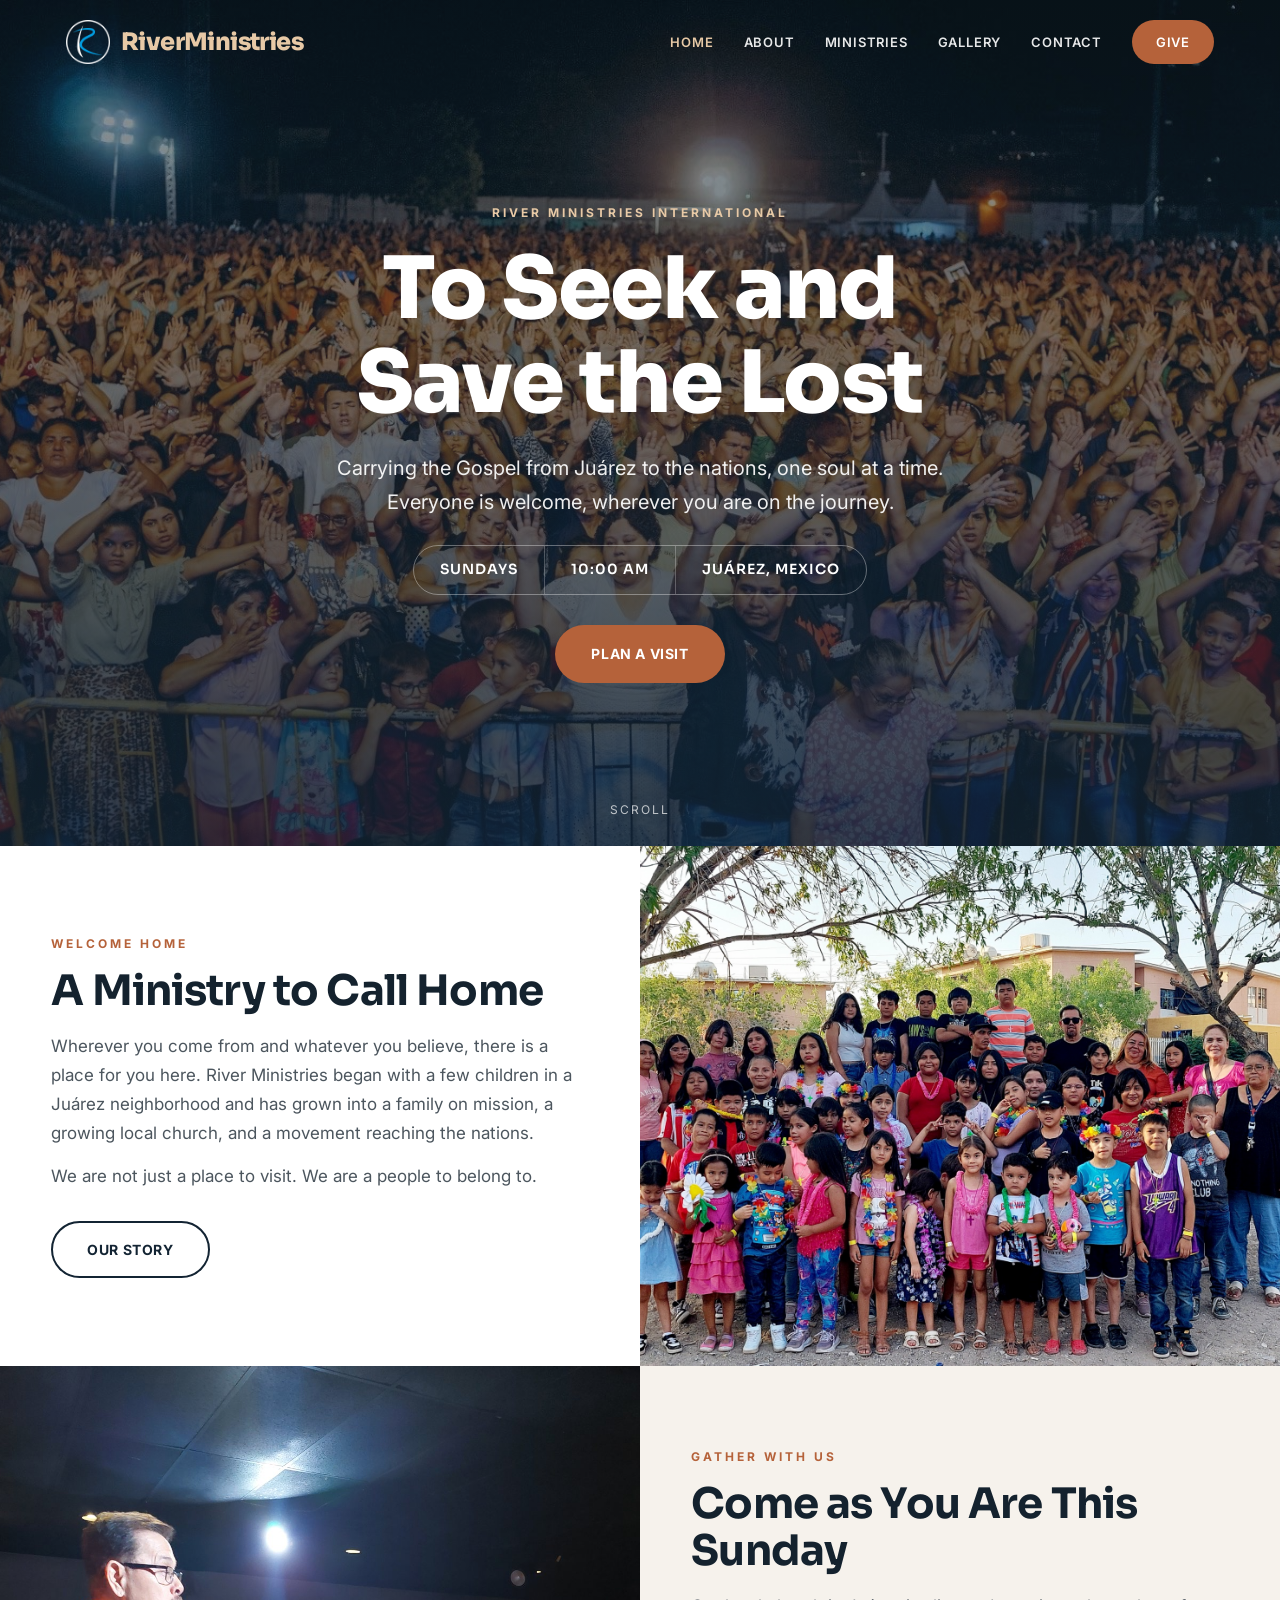
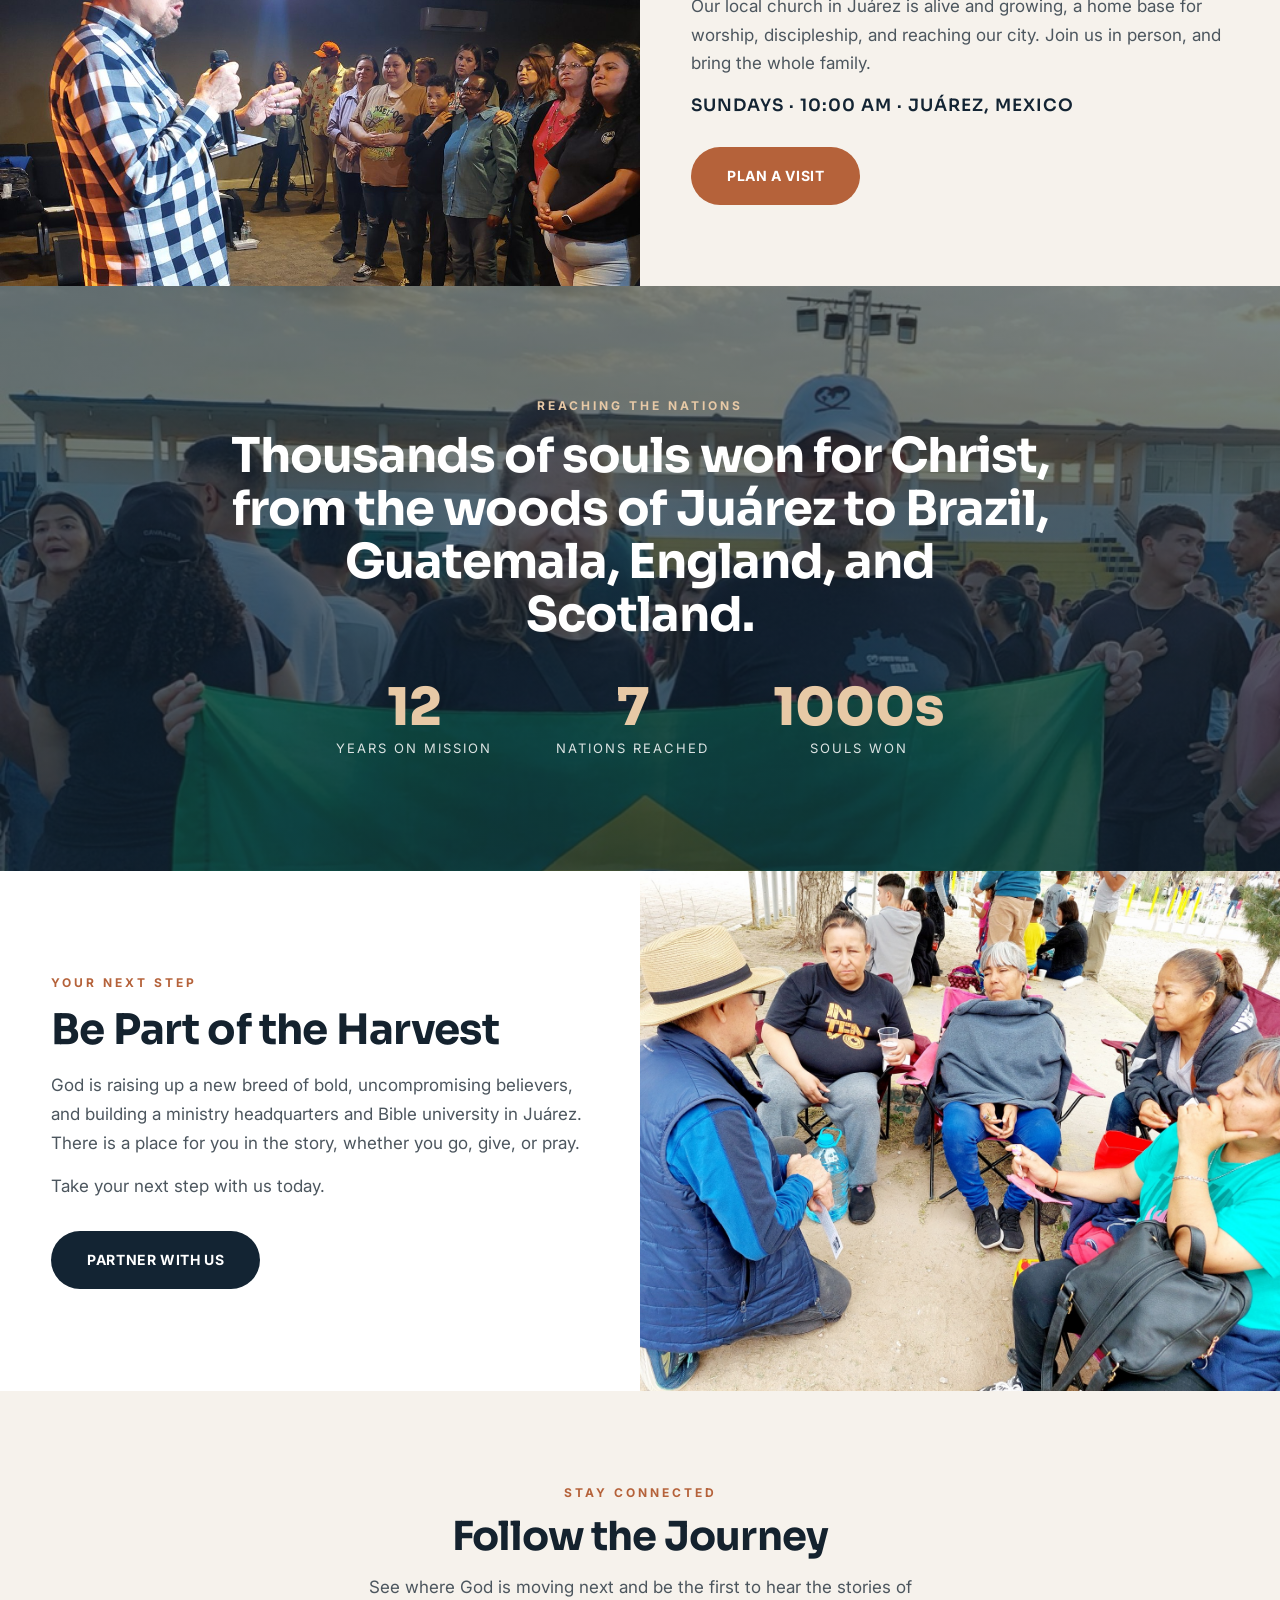
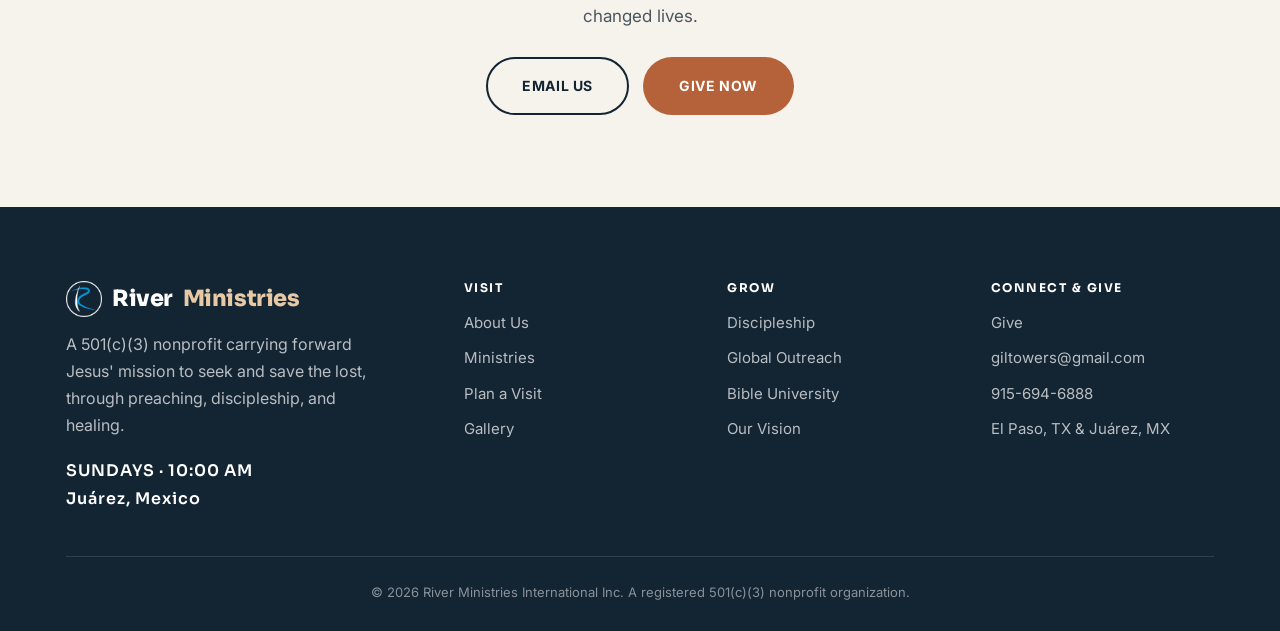
<file: index.html>
<!DOCTYPE html>
<html lang="en">
<head>
  <meta charset="UTF-8">
  <meta name="viewport" content="width=device-width, initial-scale=1.0">
  <title>River Ministries International | Seeking and Saving the Lost</title>
  <meta name="description" content="River Ministries International is a 501(c)(3) nonprofit carrying forward Jesus' mission to seek and save the lost through preaching, discipleship, and healing across the nations.">
  <link rel="preconnect" href="https://fonts.googleapis.com">
  <link rel="preconnect" href="https://fonts.gstatic.com" crossorigin>
  <link href="https://fonts.googleapis.com/css2?family=Sora:wght@600;700;800&family=Inter:wght@400;500;600;700&display=swap" rel="stylesheet">
  <link rel="stylesheet" href="css/style.css">
</head>
<body>

  <!-- NAV (transparent over hero, solid on scroll) -->
  <nav class="navbar" id="nav">
    <div class="nav-inner">
      <a href="index.html" class="nav-logo"><img src="assets/img/logo-white.png" alt="" class="logo-mark logo-light"><img src="assets/img/logo.png" alt="" class="logo-mark logo-dark"><span class="nav-word">River<span>Ministries</span></span></a>
      <div class="nav-links">
        <a href="index.html" class="active">Home</a>
        <a href="about.html">About</a>
        <a href="ministries.html">Ministries</a>
        <a href="gallery.html">Gallery</a>
        <a href="contact.html">Contact</a>
        <a href="give.html" class="nav-cta">Give</a>
      </div>
      <button class="hamburger" aria-label="Menu"><span></span><span></span><span></span></button>
    </div>
  </nav>

  <!-- FULL-BLEED HERO -->
  <header class="hero-full has-photo" id="home">
    <div class="wrap">
      <div class="kicker">River Ministries International</div>
      <h1>To Seek and<br>Save the Lost</h1>
      <p class="lead">Carrying the Gospel from Juárez to the nations, one soul at a time. Everyone is welcome, wherever you are on the journey.</p>
      <div class="times">
        <div>Sundays</div>
        <div>10:00 AM</div>
        <div>Juárez, Mexico</div>
      </div>
      <div>
        <a href="contact.html" class="btn btn-clay">Plan a Visit</a>
      </div>
    </div>
    <div class="scroll-hint">Scroll</div>
  </header>

  <!-- FEATURE 1: welcome (image right) -->
  <section class="feature">
    <div class="body">
      <div class="kicker">Welcome Home</div>
      <h2>A Ministry to Call Home</h2>
      <p>Wherever you come from and whatever you believe, there is a place for you here. River Ministries began with a few children in a Juárez neighborhood and has grown into a family on mission, a growing local church, and a movement reaching the nations.</p>
      <p>We are not just a place to visit. We are a people to belong to.</p>
      <a href="about.html" class="btn btn-ghost">Our Story</a>
    </div>
    <div class="media" style="background-image:url('assets/img/river-kids.jpg')" role="img" aria-label="Children's ministry gathered in a Juárez neighborhood"></div>
  </section>

  <!-- FEATURE 2: gather with us (image left) -->
  <section class="feature soft">
    <div class="media" style="background-image:url('assets/img/gil-teaching.jpg');background-position:center top" role="img" aria-label="Pastor Gil Torres preaching to a gathered congregation"></div>
    <div class="body">
      <div class="kicker">Gather With Us</div>
      <h2>Come as You Are This Sunday</h2>
      <p>Our local church in Juárez is alive and growing, a home base for worship, discipleship, and reaching our city. Join us in person, and bring the whole family.</p>
      <p class="ftimes" style="font-family:'Sora',sans-serif;color:var(--navy);font-weight:600;letter-spacing:1px;margin-bottom:10px">SUNDAYS &middot; 10:00 AM &middot; JUÁREZ, MEXICO</p>
      <a href="contact.html" class="btn btn-clay">Plan a Visit</a>
    </div>
  </section>

  <!-- STATEMENT BAND -->
  <section class="band has-photo" style="background-position:center 45%">
    <div class="wrap">
      <div class="kicker" style="color:var(--sand)">Reaching the Nations</div>
      <h2 style="margin-top:14px">Thousands of souls won for Christ, from the woods of Juárez to Brazil, Guatemala, England, and Scotland.</h2>
      <div class="band-nums">
        <div><b>12</b><span>Years on Mission</span></div>
        <div><b>7</b><span>Nations Reached</span></div>
        <div><b>1000s</b><span>Souls Won</span></div>
      </div>
    </div>
  </section>

  <!-- FEATURE 3: next step (image right) -->
  <section class="feature">
    <div class="body">
      <div class="kicker">Your Next Step</div>
      <h2>Be Part of the Harvest</h2>
      <p>God is raising up a new breed of bold, uncompromising believers, and building a ministry headquarters and Bible university in Juárez. There is a place for you in the story, whether you go, give, or pray.</p>
      <p>Take your next step with us today.</p>
      <a href="give.html" class="btn btn-navy">Partner With Us</a>
    </div>
    <div class="media" style="background-image:url('assets/img/soul-winning-juarez.jpg')" role="img" aria-label="Soul-winning outreach in a Juárez park"></div>
  </section>

  <!-- CONNECT -->
  <section class="connect">
    <div class="wrap">
      <div class="kicker">Stay Connected</div>
      <h2 style="margin-top:12px">Follow the Journey</h2>
      <p>See where God is moving next and be the first to hear the stories of changed lives.</p>
      <div class="socials">
        <a href="contact.html" class="btn btn-ghost">Email Us</a>
        <a href="give.html" class="btn btn-clay">Give Now</a>
      </div>
    </div>
  </section>

  <!-- FOOTER HUB -->
  <footer class="footer">
    <div class="wrap">
      <div class="footer-top">
        <div>
          <h3><img src="assets/img/logo-white.png" alt="River Ministries logo" class="foot-mark">River<span>Ministries</span></h3>
          <p class="tag">A 501(c)(3) nonprofit carrying forward Jesus' mission to seek and save the lost, through preaching, discipleship, and healing.</p>
          <p class="ftimes">SUNDAYS &middot; 10:00 AM<br>Juárez, Mexico</p>
        </div>
        <div>
          <h4>Visit</h4>
          <a href="about.html">About Us</a>
          <a href="ministries.html">Ministries</a>
          <a href="contact.html">Plan a Visit</a>
          <a href="gallery.html">Gallery</a>
        </div>
        <div>
          <h4>Grow</h4>
          <a href="ministries.html">Discipleship</a>
          <a href="ministries.html">Global Outreach</a>
          <a href="ministries.html">Bible University</a>
          <a href="about.html">Our Vision</a>
        </div>
        <div>
          <h4>Connect &amp; Give</h4>
          <a href="give.html">Give</a>
          <a href="mailto:giltowers@gmail.com">giltowers@gmail.com</a>
          <a href="tel:9156946888">915-694-6888</a>
          <a href="contact.html">El Paso, TX &amp; Juárez, MX</a>
        </div>
      </div>
      <div class="footer-bottom">&copy; 2026 River Ministries International Inc. A registered 501(c)(3) nonprofit organization.</div>
    </div>
  </footer>

  <script src="js/main.js"></script>
</body>
</html>
</file>
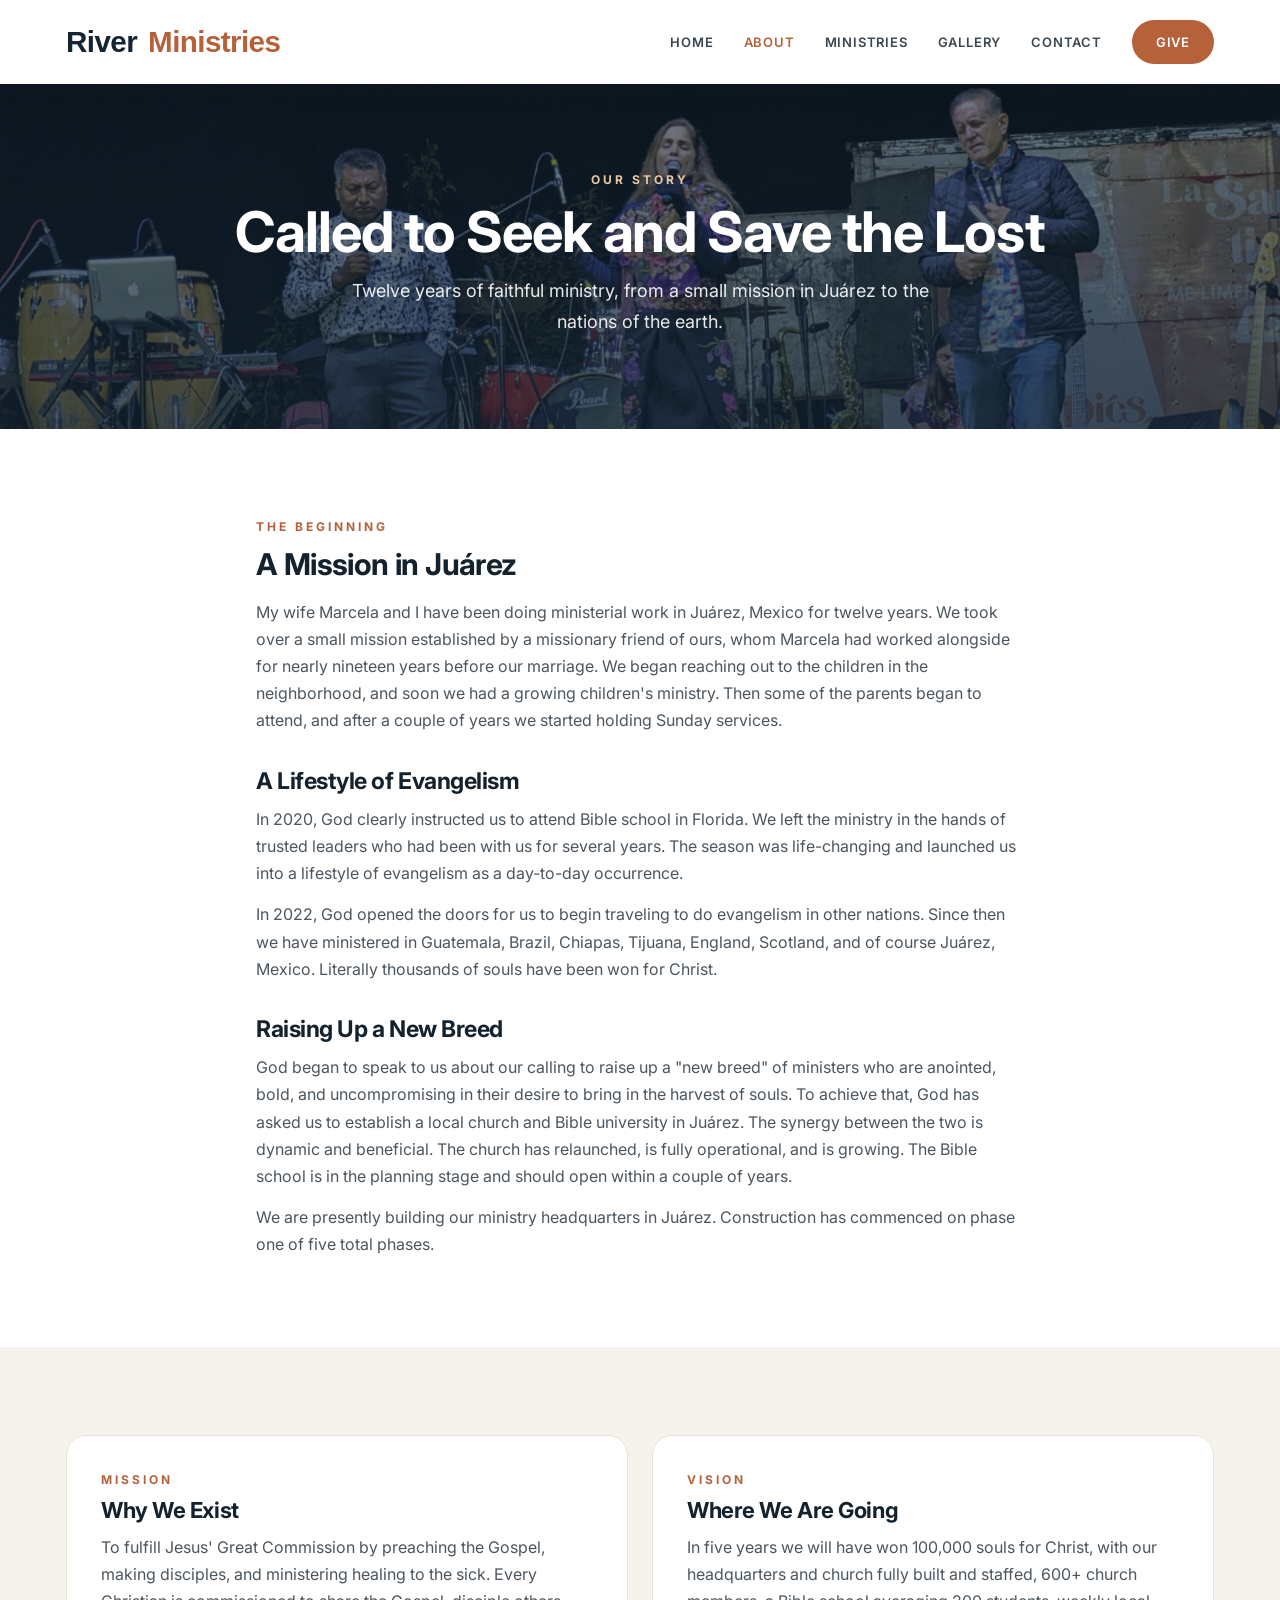
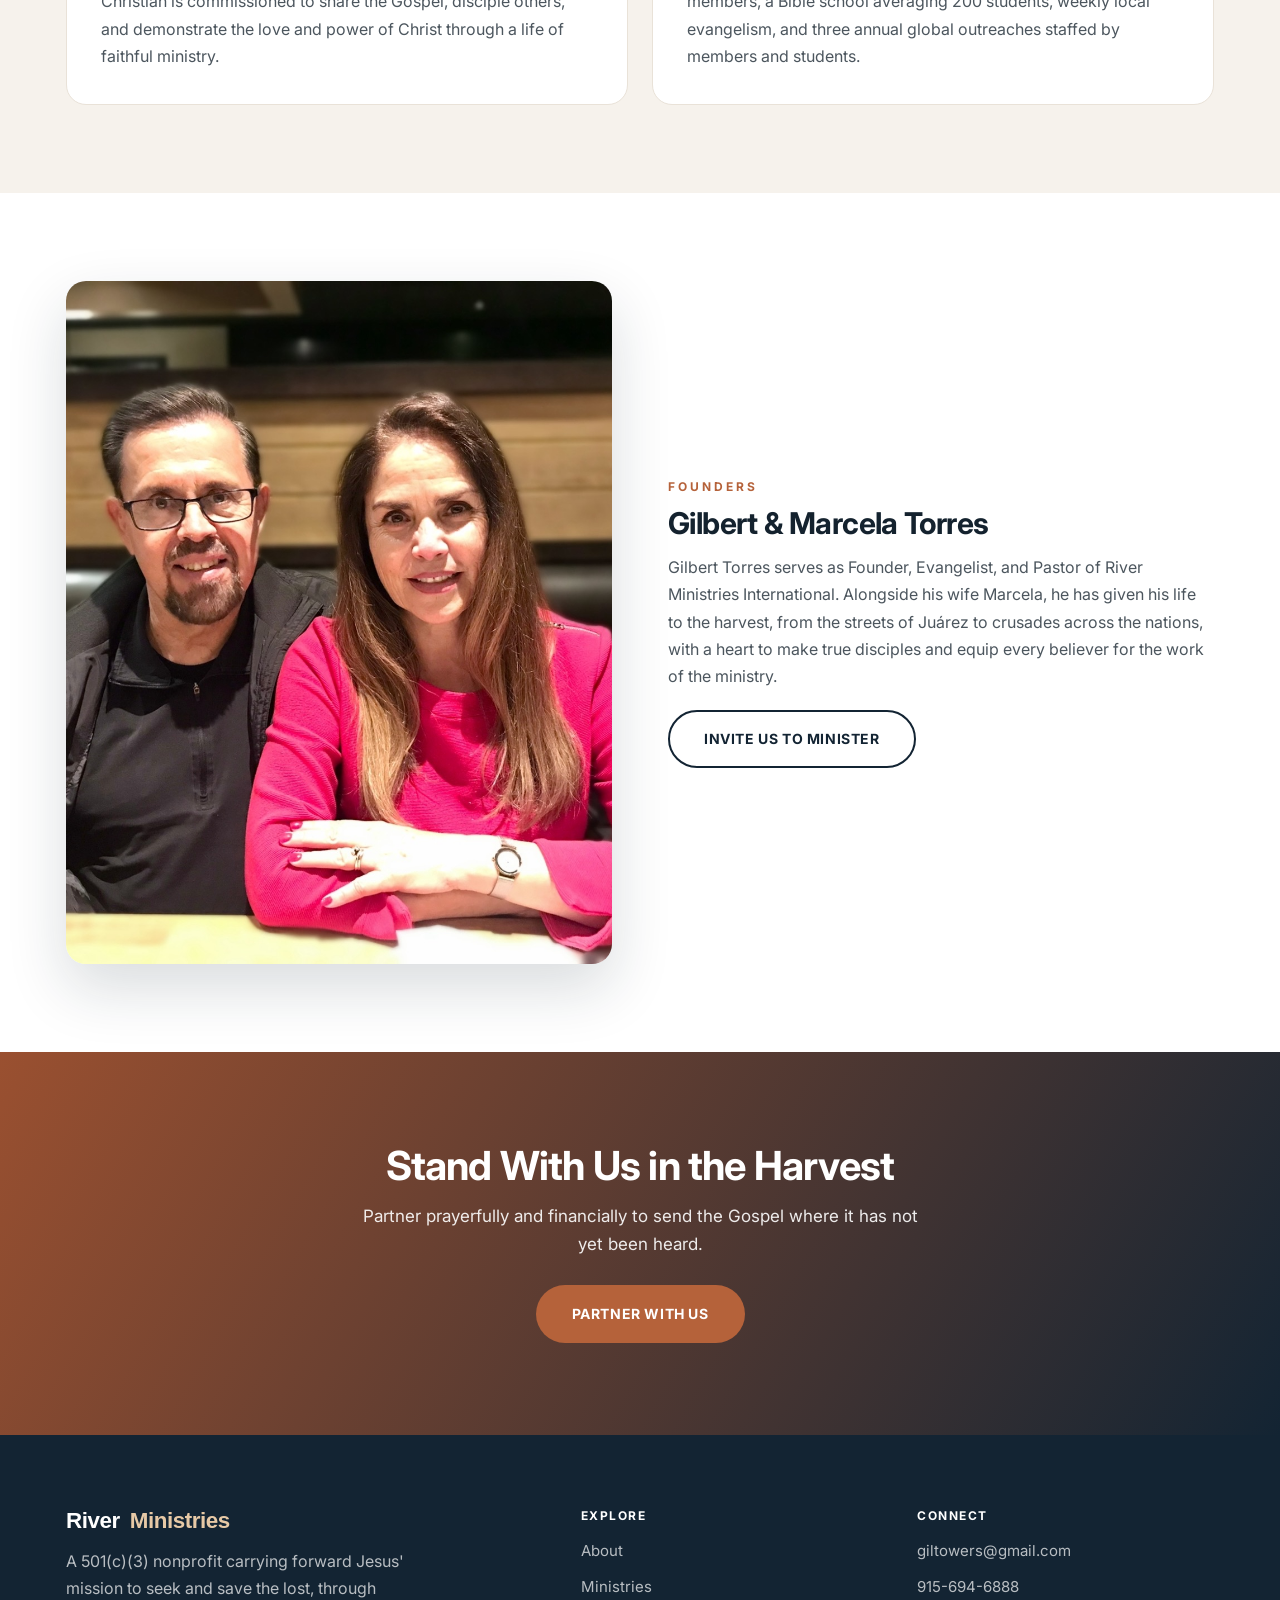
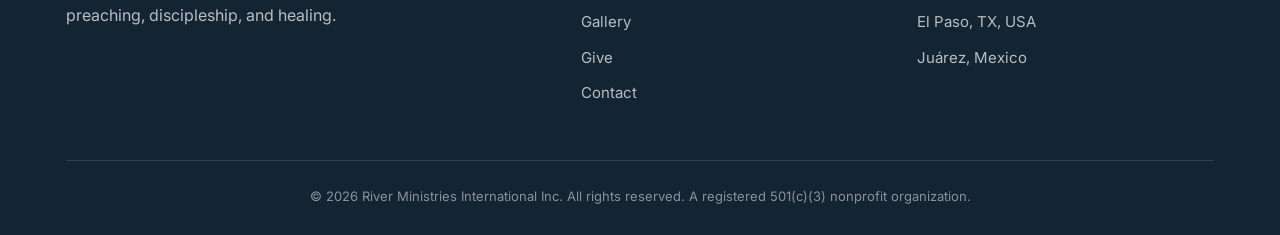
<file: about.html>
<!DOCTYPE html>
<html lang="en">
<head>
  <meta charset="UTF-8">
  <meta name="viewport" content="width=device-width, initial-scale=1.0">
  <title>About | River Ministries International</title>
  <meta name="description" content="The story of Gilbert and Marcela Torres and River Ministries International: twelve years in Juárez, evangelism across the nations, and a vision to raise up a new breed of ministers.">
  <link rel="preconnect" href="https://fonts.googleapis.com">
  <link href="https://fonts.googleapis.com/css2?family=Poppins:wght@500;600;700;800&family=Inter:wght@400;500;600;700&display=swap" rel="stylesheet">
  <link rel="stylesheet" href="css/style.css">
</head>
<body>
  <nav class="navbar">
    <div class="nav-inner">
      <a href="index.html" class="nav-logo">River<span> Ministries</span></a>
      <div class="nav-links">
        <a href="index.html">Home</a>
        <a href="about.html" class="active">About</a>
        <a href="ministries.html">Ministries</a>
        <a href="gallery.html">Gallery</a>
        <a href="contact.html">Contact</a>
        <a href="give.html" class="nav-cta">Give</a>
      </div>
      <button class="hamburger" aria-label="Menu"><span></span><span></span><span></span></button>
    </div>
  </nav>

  <header class="page-head has-photo" style="background-image:linear-gradient(rgba(19,36,51,.55),rgba(19,36,51,.78)),url('assets/img/chiapas-crusade.jpg');background-position:center 22%">
    <div class="wrap">
      <div class="eyebrow" style="color:var(--gold)">Our Story</div>
      <h1>Called to Seek and Save the Lost</h1>
      <p>Twelve years of faithful ministry, from a small mission in Juárez to the nations of the earth.</p>
    </div>
  </header>

  <!-- STORY -->
  <section class="section">
    <div class="wrap" style="max-width:820px">
      <div class="eyebrow">The Beginning</div>
      <h2 style="font-size:30px;margin:10px 0 18px">A Mission in Juárez</h2>
      <p>My wife Marcela and I have been doing ministerial work in Juárez, Mexico for twelve years. We took over a small mission established by a missionary friend of ours, whom Marcela had worked alongside for nearly nineteen years before our marriage. We began reaching out to the children in the neighborhood, and soon we had a growing children's ministry. Then some of the parents began to attend, and after a couple of years we started holding Sunday services.</p>

      <h3 style="font-size:23px;margin:34px 0 12px">A Lifestyle of Evangelism</h3>
      <p>In 2020, God clearly instructed us to attend Bible school in Florida. We left the ministry in the hands of trusted leaders who had been with us for several years. The season was life-changing and launched us into a lifestyle of evangelism as a day-to-day occurrence.</p>
      <p style="margin-top:14px">In 2022, God opened the doors for us to begin traveling to do evangelism in other nations. Since then we have ministered in Guatemala, Brazil, Chiapas, Tijuana, England, Scotland, and of course Juárez, Mexico. Literally thousands of souls have been won for Christ.</p>

      <h3 style="font-size:23px;margin:34px 0 12px">Raising Up a New Breed</h3>
      <p>God began to speak to us about our calling to raise up a "new breed" of ministers who are anointed, bold, and uncompromising in their desire to bring in the harvest of souls. To achieve that, God has asked us to establish a local church and Bible university in Juárez. The synergy between the two is dynamic and beneficial. The church has relaunched, is fully operational, and is growing. The Bible school is in the planning stage and should open within a couple of years.</p>
      <p style="margin-top:14px">We are presently building our ministry headquarters in Juárez. Construction has commenced on phase one of five total phases.</p>
    </div>
  </section>

  <!-- MISSION + VISION -->
  <section class="section section-soft">
    <div class="wrap grid grid-2">
      <div class="card">
        <div class="eyebrow">Mission</div>
        <h3 style="margin:8px 0 12px">Why We Exist</h3>
        <p>To fulfill Jesus' Great Commission by preaching the Gospel, making disciples, and ministering healing to the sick. Every Christian is commissioned to share the Gospel, disciple others, and demonstrate the love and power of Christ through a life of faithful ministry.</p>
      </div>
      <div class="card">
        <div class="eyebrow">Vision</div>
        <h3 style="margin:8px 0 12px">Where We Are Going</h3>
        <p>In five years we will have won 100,000 souls for Christ, with our headquarters and church fully built and staffed, 600+ church members, a Bible school averaging 200 students, weekly local evangelism, and three annual global outreaches staffed by members and students.</p>
      </div>
    </div>
  </section>

  <!-- LEADERS -->
  <section class="section">
    <div class="wrap split">
      <img src="assets/img/founders.jpg" alt="Gilbert and Marcela Torres, founders of River Ministries International">
      <div>
        <div class="eyebrow">Founders</div>
        <h2 style="font-size:30px;margin:10px 0 14px">Gilbert &amp; Marcela Torres</h2>
        <p>Gilbert Torres serves as Founder, Evangelist, and Pastor of River Ministries International. Alongside his wife Marcela, he has given his life to the harvest, from the streets of Juárez to crusades across the nations, with a heart to make true disciples and equip every believer for the work of the ministry.</p>
        <a href="contact.html" class="btn btn-ghost" style="margin-top:20px">Invite Us to Minister</a>
      </div>
    </div>
  </section>

  <section class="cta-band">
    <div class="wrap">
      <h2>Stand With Us in the Harvest</h2>
      <p>Partner prayerfully and financially to send the Gospel where it has not yet been heard.</p>
      <a href="give.html" class="btn btn-gold">Partner With Us</a>
    </div>
  </section>

  <footer class="footer">
    <div class="wrap">
      <div class="footer-cols">
        <div>
          <h3>River<span> Ministries</span></h3>
          <p>A 501(c)(3) nonprofit carrying forward Jesus' mission to seek and save the lost, through preaching, discipleship, and healing.</p>
        </div>
        <div>
          <h4>Explore</h4>
          <a href="about.html">About</a>
          <a href="ministries.html">Ministries</a>
          <a href="gallery.html">Gallery</a>
          <a href="give.html">Give</a>
          <a href="contact.html">Contact</a>
        </div>
        <div>
          <h4>Connect</h4>
          <a href="mailto:giltowers@gmail.com">giltowers@gmail.com</a>
          <a href="tel:9156946888">915-694-6888</a>
          <a href="contact.html">El Paso, TX, USA</a>
          <a href="contact.html">Juárez, Mexico</a>
        </div>
      </div>
      <div class="footer-bottom">&copy; 2026 River Ministries International Inc. All rights reserved. A registered 501(c)(3) nonprofit organization.</div>
    </div>
  </footer>
  <script src="js/main.js"></script>
</body>
</html>
</file>
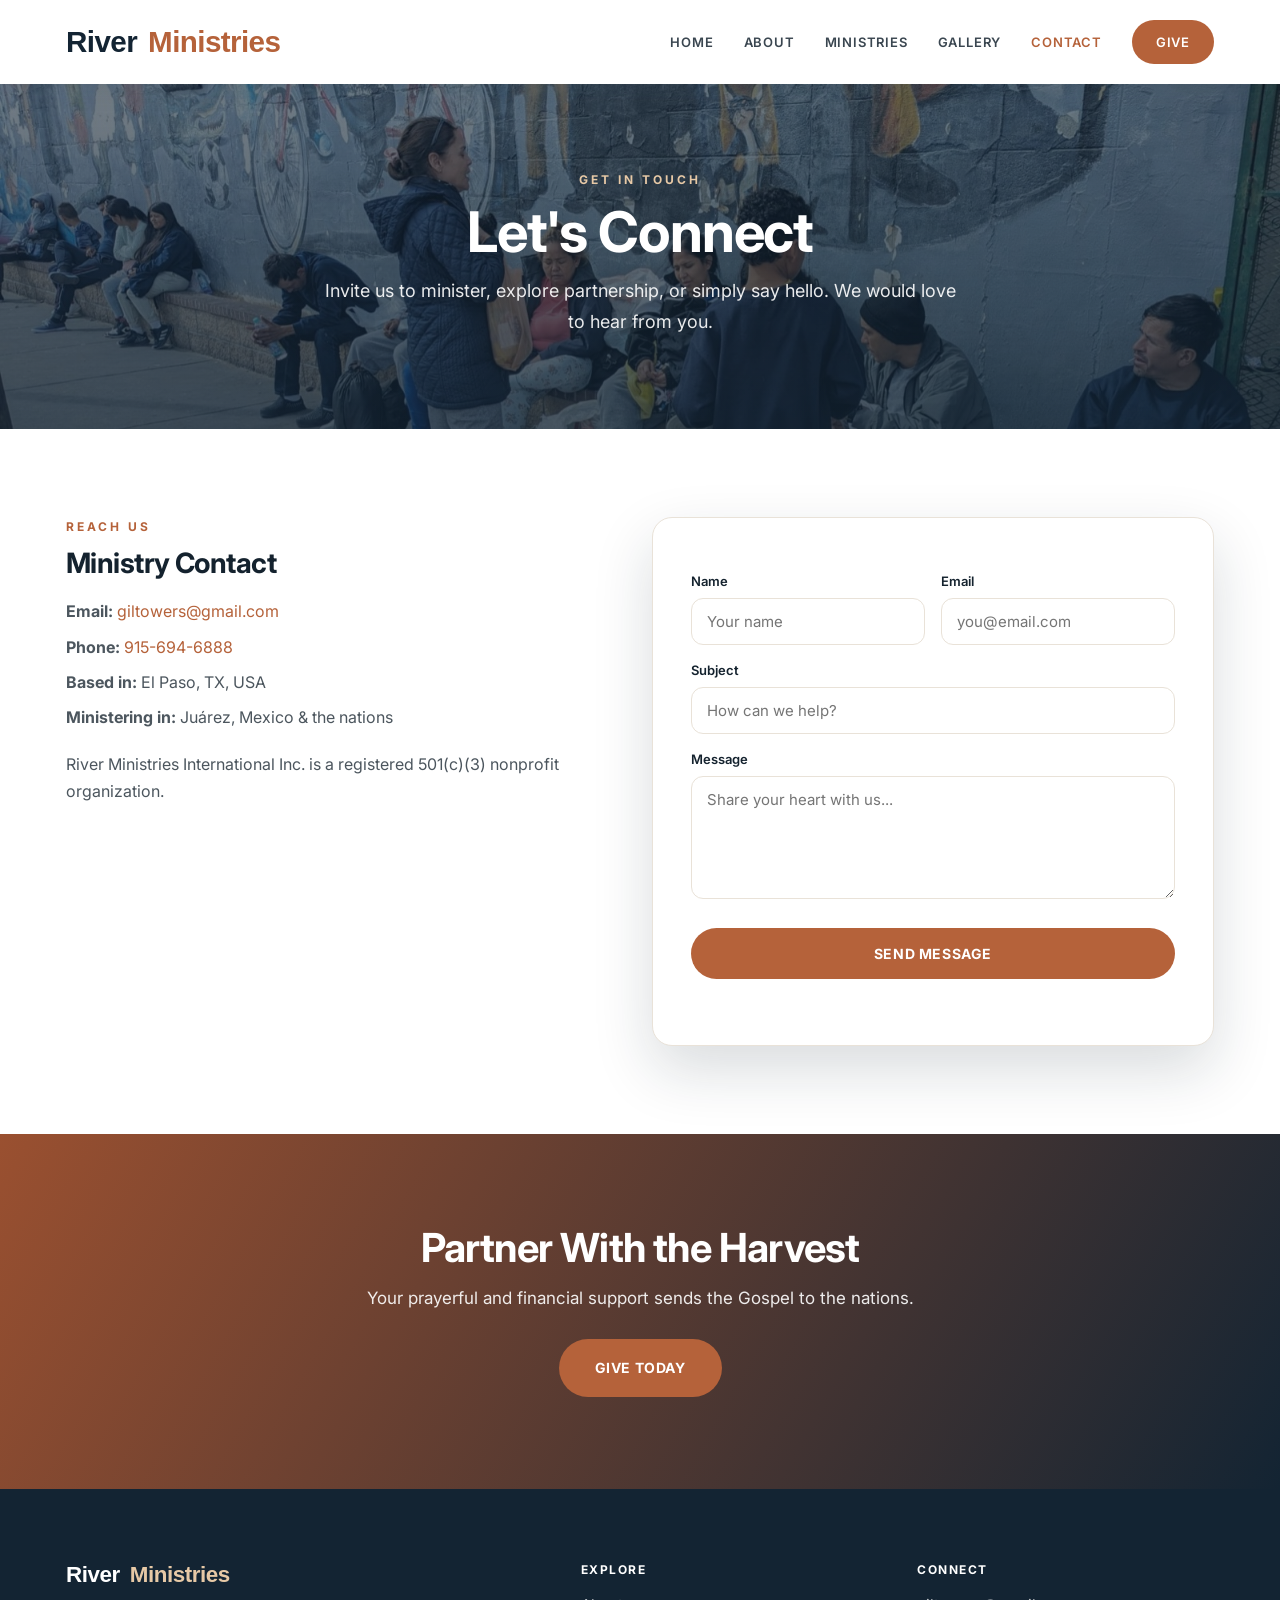
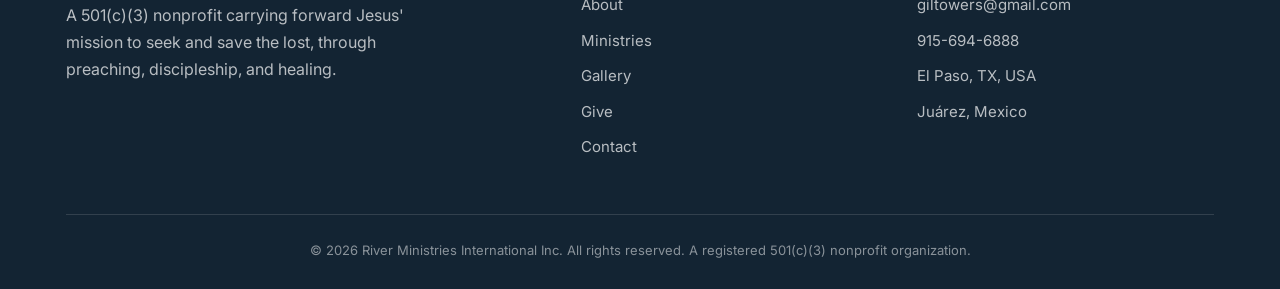
<file: contact.html>
<!DOCTYPE html>
<html lang="en">
<head>
  <meta charset="UTF-8">
  <meta name="viewport" content="width=device-width, initial-scale=1.0">
  <title>Contact | River Ministries International</title>
  <meta name="description" content="Reach River Ministries International to invite us to minister, partner with the work, or learn more. Based in El Paso, TX and Juárez, Mexico.">
  <link rel="preconnect" href="https://fonts.googleapis.com">
  <link href="https://fonts.googleapis.com/css2?family=Poppins:wght@500;600;700;800&family=Inter:wght@400;500;600;700&display=swap" rel="stylesheet">
  <link rel="stylesheet" href="css/style.css">
</head>
<body>
  <nav class="navbar">
    <div class="nav-inner">
      <a href="index.html" class="nav-logo">River<span> Ministries</span></a>
      <div class="nav-links">
        <a href="index.html">Home</a>
        <a href="about.html">About</a>
        <a href="ministries.html">Ministries</a>
        <a href="gallery.html">Gallery</a>
        <a href="contact.html" class="active">Contact</a>
        <a href="give.html" class="nav-cta">Give</a>
      </div>
      <button class="hamburger" aria-label="Menu"><span></span><span></span><span></span></button>
    </div>
  </nav>

  <header class="page-head has-photo" style="background-image:linear-gradient(rgba(19,36,51,.55),rgba(19,36,51,.78)),url('assets/img/street-evangelism-1.jpg');background-position:center 22%">
    <div class="wrap">
      <div class="eyebrow" style="color:var(--gold)">Get in Touch</div>
      <h1>Let's Connect</h1>
      <p>Invite us to minister, explore partnership, or simply say hello. We would love to hear from you.</p>
    </div>
  </header>

  <section class="section">
    <div class="wrap grid grid-2" style="align-items:start">
      <!-- contact info -->
      <div>
        <div class="eyebrow">Reach Us</div>
        <h2 style="font-size:28px;margin:10px 0 20px">Ministry Contact</h2>
        <p style="margin-bottom:8px"><strong>Email:</strong> <a href="mailto:giltowers@gmail.com">giltowers@gmail.com</a></p>
        <p style="margin-bottom:8px"><strong>Phone:</strong> <a href="tel:9156946888">915-694-6888</a></p>
        <p style="margin-bottom:8px"><strong>Based in:</strong> El Paso, TX, USA</p>
        <p style="margin-bottom:8px"><strong>Ministering in:</strong> Juárez, Mexico &amp; the nations</p>
        <p style="margin-top:20px">River Ministries International Inc. is a registered 501(c)(3) nonprofit organization.</p>
      </div>

      <!-- Emailed to Gil by the site-forms Cloudflare worker; see FORM_ENDPOINT in js/main.js. -->
      <form class="form" action="#" method="POST" data-form>
        <div class="row">
          <div>
            <label for="name">Name</label>
            <input id="name" name="name" type="text" required placeholder="Your name">
          </div>
          <div>
            <label for="email">Email</label>
            <input id="email" name="email" type="email" required placeholder="you@email.com">
          </div>
        </div>
        <label for="subject">Subject</label>
        <input id="subject" name="subject" type="text" placeholder="How can we help?">
        <label for="message">Message</label>
        <textarea id="message" name="message" rows="5" required placeholder="Share your heart with us..."></textarea>
        <input type="text" name="_honey" class="hp" tabindex="-1" autocomplete="off" aria-hidden="true">
        <button type="submit" class="btn btn-gold">Send Message</button>
        <p class="form-status" role="status" aria-live="polite"></p>
      </form>
    </div>
  </section>

  <section class="cta-band">
    <div class="wrap">
      <h2>Partner With the Harvest</h2>
      <p>Your prayerful and financial support sends the Gospel to the nations.</p>
      <a href="give.html" class="btn btn-gold">Give Today</a>
    </div>
  </section>

  <footer class="footer">
    <div class="wrap">
      <div class="footer-cols">
        <div>
          <h3>River<span> Ministries</span></h3>
          <p>A 501(c)(3) nonprofit carrying forward Jesus' mission to seek and save the lost, through preaching, discipleship, and healing.</p>
        </div>
        <div>
          <h4>Explore</h4>
          <a href="about.html">About</a>
          <a href="ministries.html">Ministries</a>
          <a href="gallery.html">Gallery</a>
          <a href="give.html">Give</a>
          <a href="contact.html">Contact</a>
        </div>
        <div>
          <h4>Connect</h4>
          <a href="mailto:giltowers@gmail.com">giltowers@gmail.com</a>
          <a href="tel:9156946888">915-694-6888</a>
          <a href="contact.html">El Paso, TX, USA</a>
          <a href="contact.html">Juárez, Mexico</a>
        </div>
      </div>
      <div class="footer-bottom">&copy; 2026 River Ministries International Inc. All rights reserved. A registered 501(c)(3) nonprofit organization.</div>
    </div>
  </footer>
  <script src="js/main.js"></script>
</body>
</html>
</file>
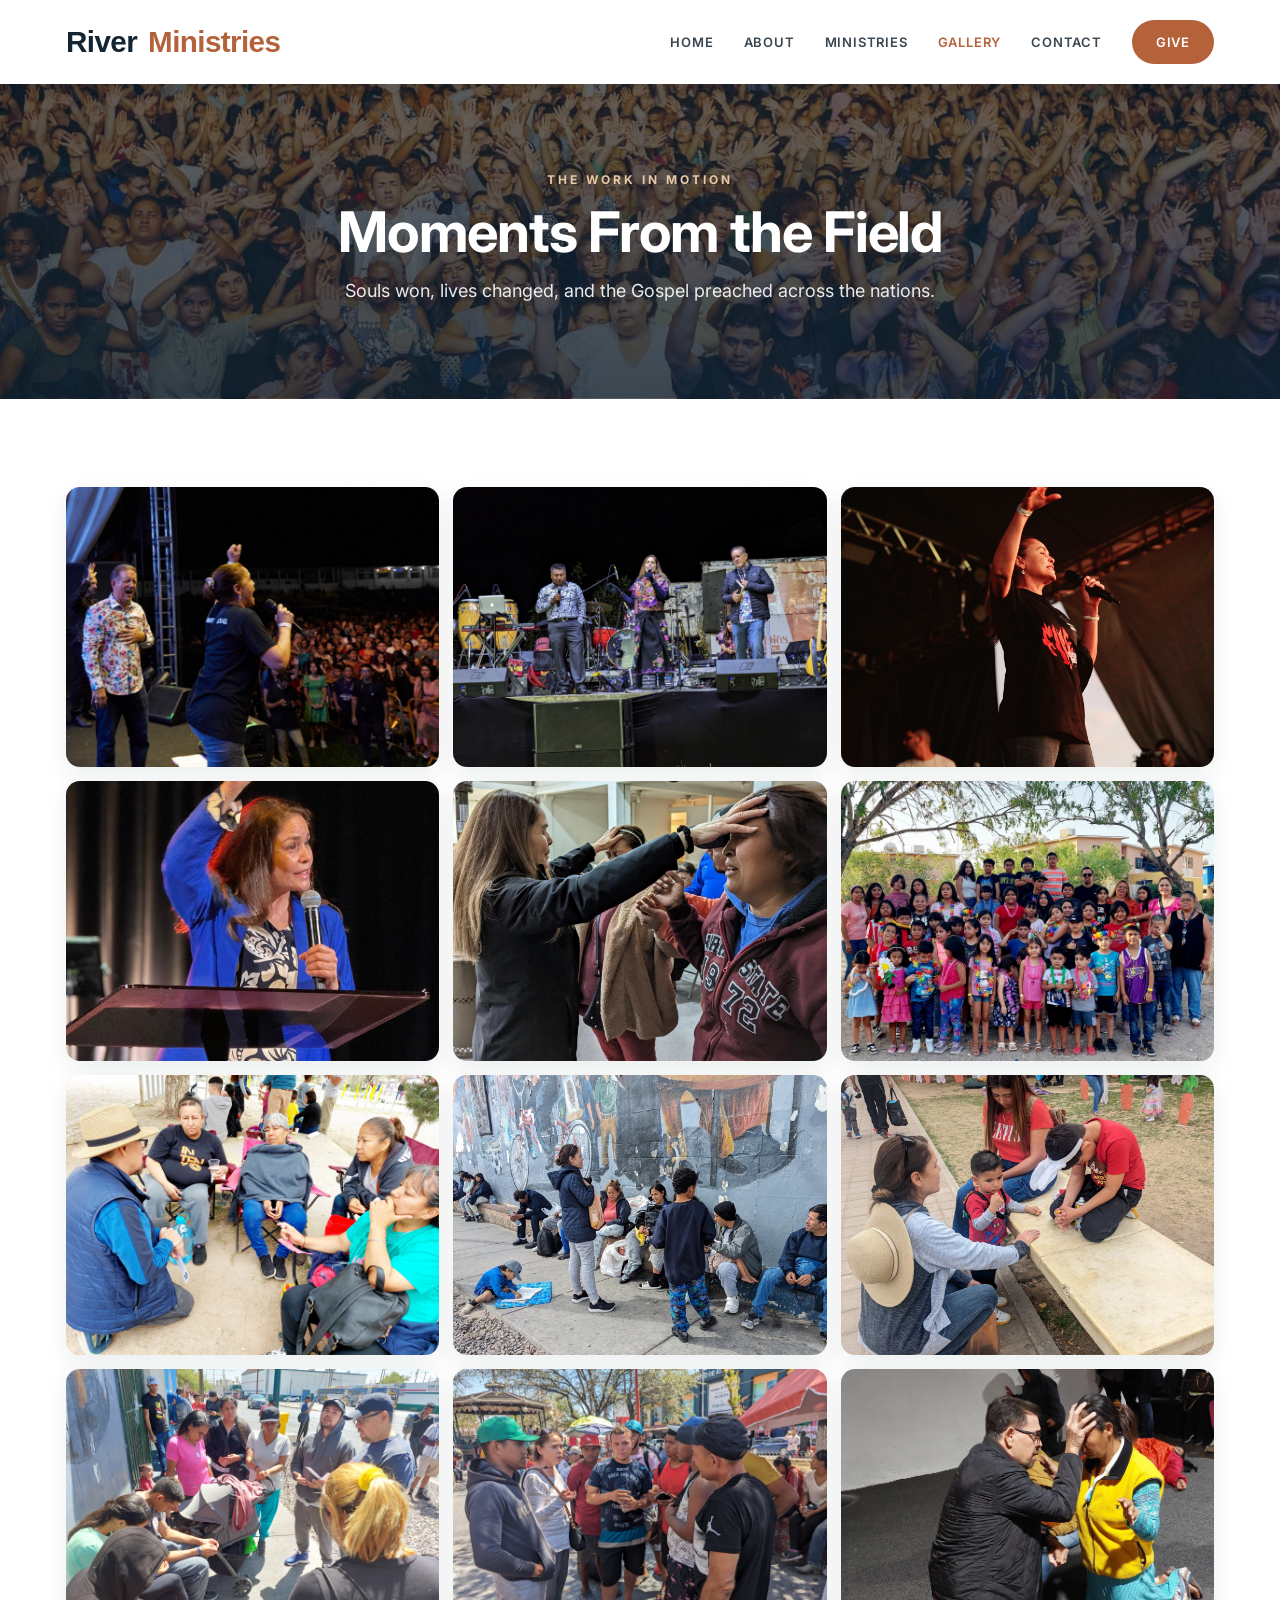
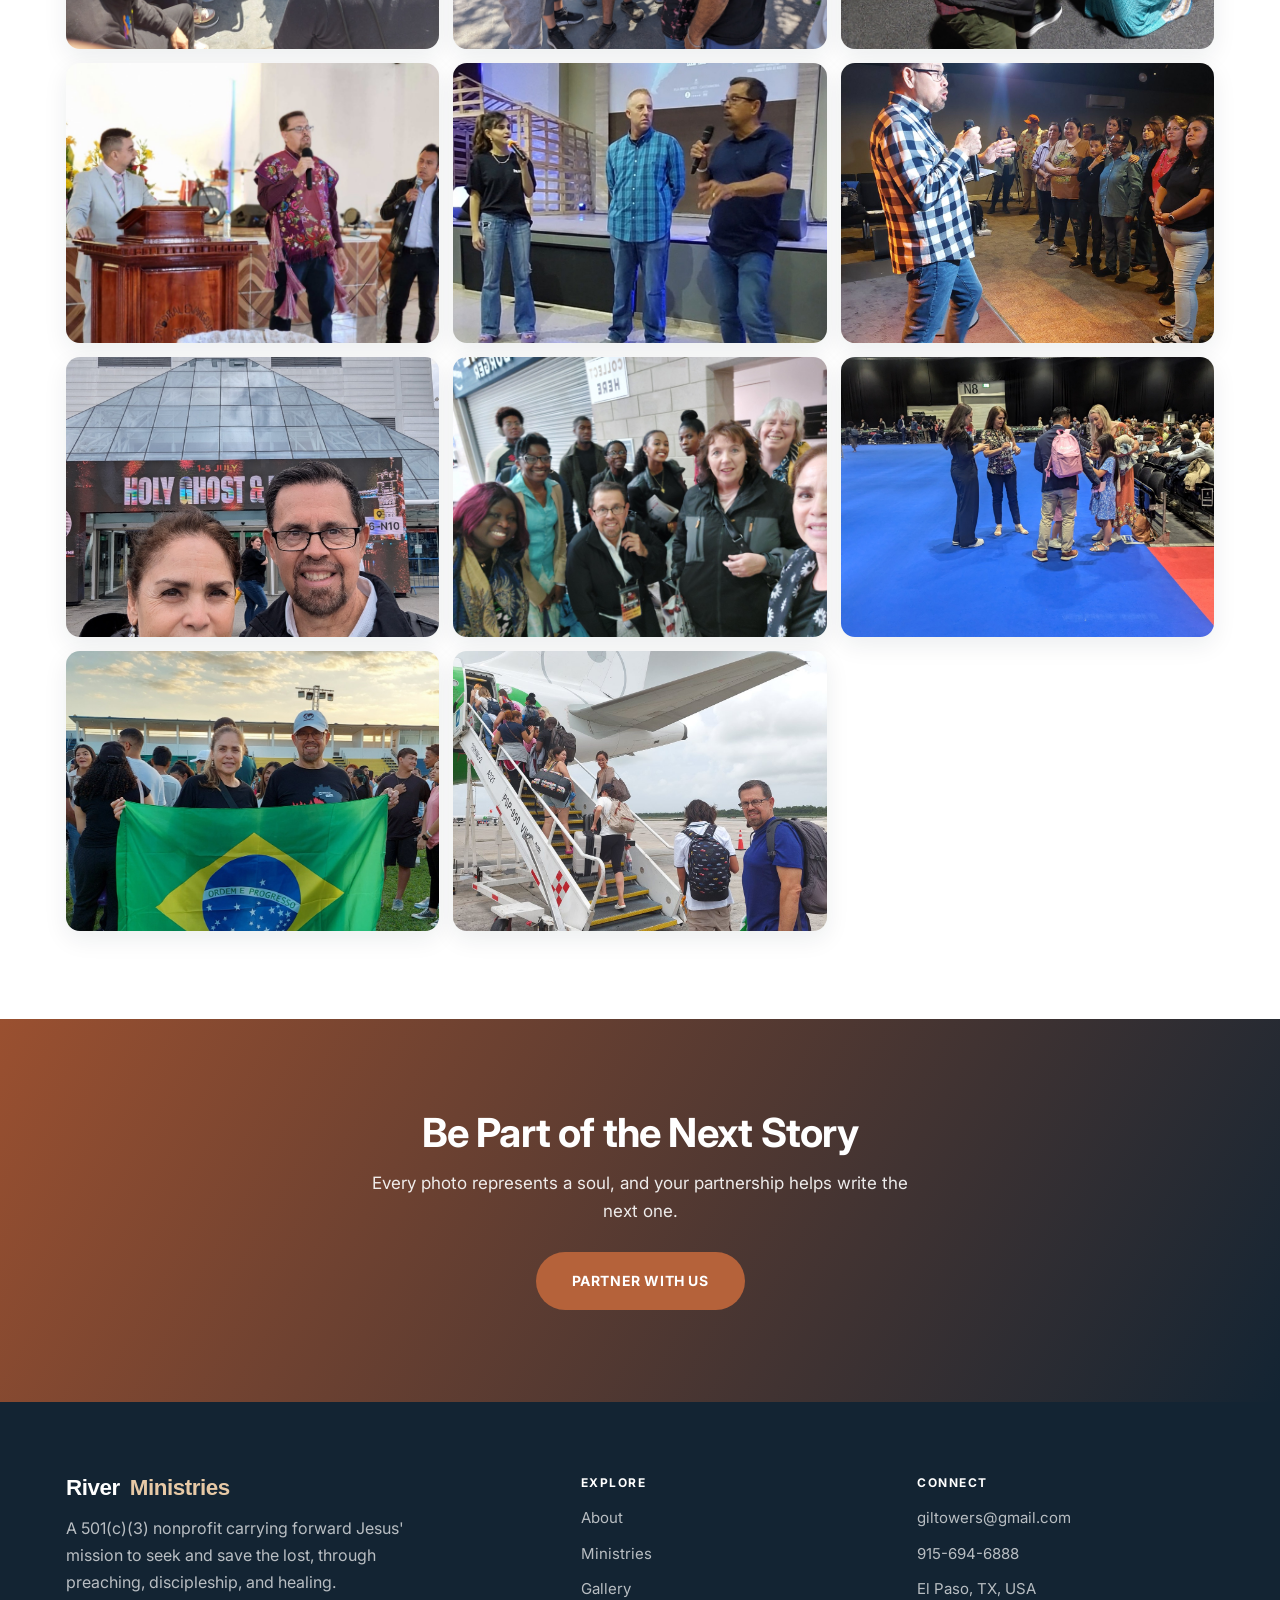
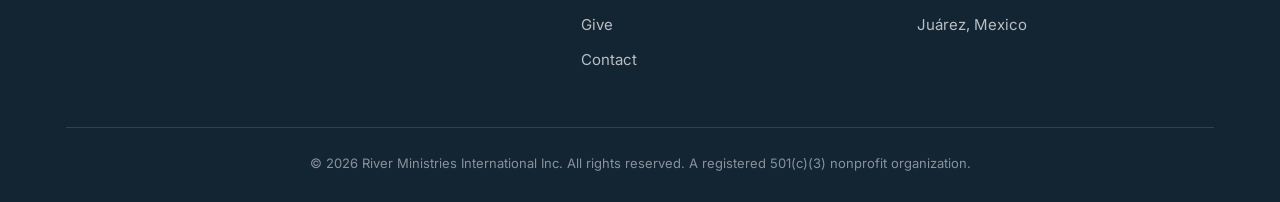
<file: gallery.html>
<!DOCTYPE html>
<html lang="en">
<head>
  <meta charset="UTF-8">
  <meta name="viewport" content="width=device-width, initial-scale=1.0">
  <title>Gallery | River Ministries International</title>
  <meta name="description" content="Moments from the field: crusades, outreaches, and services across Juárez, Brazil, and the nations.">
  <link rel="preconnect" href="https://fonts.googleapis.com">
  <link href="https://fonts.googleapis.com/css2?family=Poppins:wght@500;600;700;800&family=Inter:wght@400;500;600;700&display=swap" rel="stylesheet">
  <link rel="stylesheet" href="css/style.css">
</head>
<body>
  <nav class="navbar">
    <div class="nav-inner">
      <a href="index.html" class="nav-logo">River<span> Ministries</span></a>
      <div class="nav-links">
        <a href="index.html">Home</a>
        <a href="about.html">About</a>
        <a href="ministries.html">Ministries</a>
        <a href="gallery.html" class="active">Gallery</a>
        <a href="contact.html">Contact</a>
        <a href="give.html" class="nav-cta">Give</a>
      </div>
      <button class="hamburger" aria-label="Menu"><span></span><span></span><span></span></button>
    </div>
  </nav>

  <header class="page-head has-photo" style="background-image:linear-gradient(rgba(19,36,51,.55),rgba(19,36,51,.78)),url('assets/img/hero.jpg')">
    <div class="wrap">
      <div class="eyebrow" style="color:var(--gold)">The Work in Motion</div>
      <h1>Moments From the Field</h1>
      <p>Souls won, lives changed, and the Gospel preached across the nations.</p>
    </div>
  </header>

  <section class="section">
    <div class="wrap">
      <div class="gallery">
        <img src="assets/img/brazil-crusade-stage.jpg" loading="lazy" alt="Ministering to a stadium crowd at a night crusade in Brazil">
        <img src="assets/img/chiapas-crusade.jpg" loading="lazy" alt="Outdoor evening crusade in Chiapas, Mexico">
        <img src="assets/img/brazil-worship.jpg" loading="lazy" alt="Marcela leading worship on stage in Brazil">
        <img src="assets/img/marcela-preaching.jpg" loading="lazy" alt="Marcela Torres preaching the Gospel">
        <img src="assets/img/praying-for-sick.jpg" loading="lazy" alt="Praying for the sick to receive healing">
        <img src="assets/img/river-kids.jpg" loading="lazy" alt="Children's ministry in a Juárez neighborhood">
        <img src="assets/img/soul-winning-juarez.jpg" loading="lazy" alt="Soul-winning outreach in a Juárez park">
        <img src="assets/img/street-evangelism-1.jpg" loading="lazy" alt="Street evangelism sharing the Gospel one-on-one">
        <img src="assets/img/street-evangelism-2.jpg" loading="lazy" alt="Reaching families at a community event">
        <img src="assets/img/street-evangelism-3.jpg" loading="lazy" alt="Praying with people on the street">
        <img src="assets/img/street-evangelism-4.jpg" loading="lazy" alt="Praying for a woman to receive healing and freedom">
        <img src="assets/img/tijuana-outreach.jpg" loading="lazy" alt="Sharing the Gospel with young men in Tijuana, Mexico">
        <img src="assets/img/chiapas-gil.jpg" loading="lazy" alt="Gil Torres preaching in Chiapas, Mexico">
        <img src="assets/img/culto-evangelistico.jpg" loading="lazy" alt="Evangelistic service, To the Ends of the Earth">
        <img src="assets/img/gil-teaching.jpg" loading="lazy" alt="Gil Torres teaching and ministering to a gathering">
        <img src="assets/img/holy-ghost-fire-london.jpg" loading="lazy" alt="Gil and Marcela at a conference in London, England">
        <img src="assets/img/london-team.jpg" loading="lazy" alt="Ministry team gathered in London, England">
        <img src="assets/img/excel-london.jpg" loading="lazy" alt="Ministering to a family at a London conference">
        <img src="assets/img/brazil-flag.jpg" loading="lazy" alt="Gil and Marcela with the Brazilian flag on a mission trip">
        <img src="assets/img/boarding-brazil.jpg" loading="lazy" alt="The mission team departing for Brazil">
      </div>
    </div>
  </section>

  <section class="cta-band">
    <div class="wrap">
      <h2>Be Part of the Next Story</h2>
      <p>Every photo represents a soul, and your partnership helps write the next one.</p>
      <a href="give.html" class="btn btn-gold">Partner With Us</a>
    </div>
  </section>

  <footer class="footer">
    <div class="wrap">
      <div class="footer-cols">
        <div>
          <h3>River<span> Ministries</span></h3>
          <p>A 501(c)(3) nonprofit carrying forward Jesus' mission to seek and save the lost, through preaching, discipleship, and healing.</p>
        </div>
        <div>
          <h4>Explore</h4>
          <a href="about.html">About</a>
          <a href="ministries.html">Ministries</a>
          <a href="gallery.html">Gallery</a>
          <a href="give.html">Give</a>
          <a href="contact.html">Contact</a>
        </div>
        <div>
          <h4>Connect</h4>
          <a href="mailto:giltowers@gmail.com">giltowers@gmail.com</a>
          <a href="tel:9156946888">915-694-6888</a>
          <a href="contact.html">El Paso, TX, USA</a>
          <a href="contact.html">Juárez, Mexico</a>
        </div>
      </div>
      <div class="footer-bottom">&copy; 2026 River Ministries International Inc. All rights reserved. A registered 501(c)(3) nonprofit organization.</div>
    </div>
  </footer>
  <script src="js/main.js"></script>
</body>
</html>
</file>
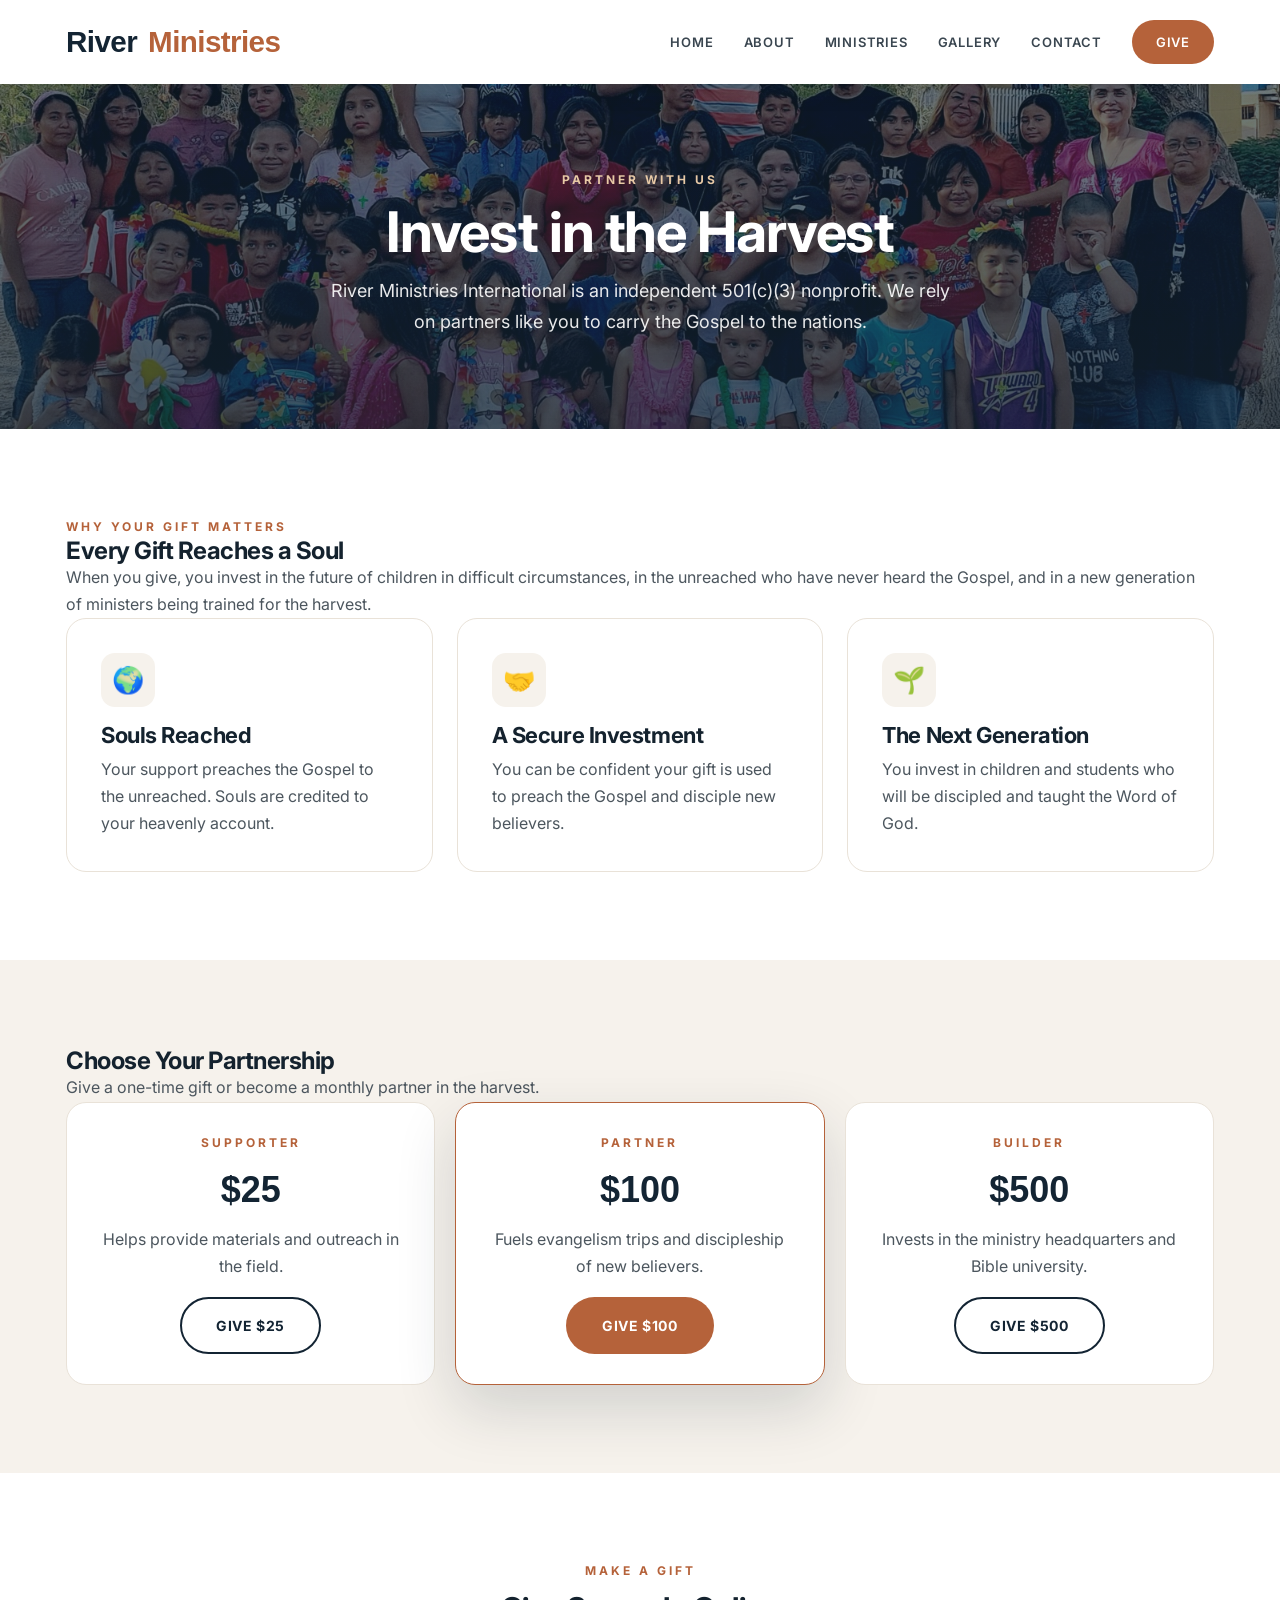
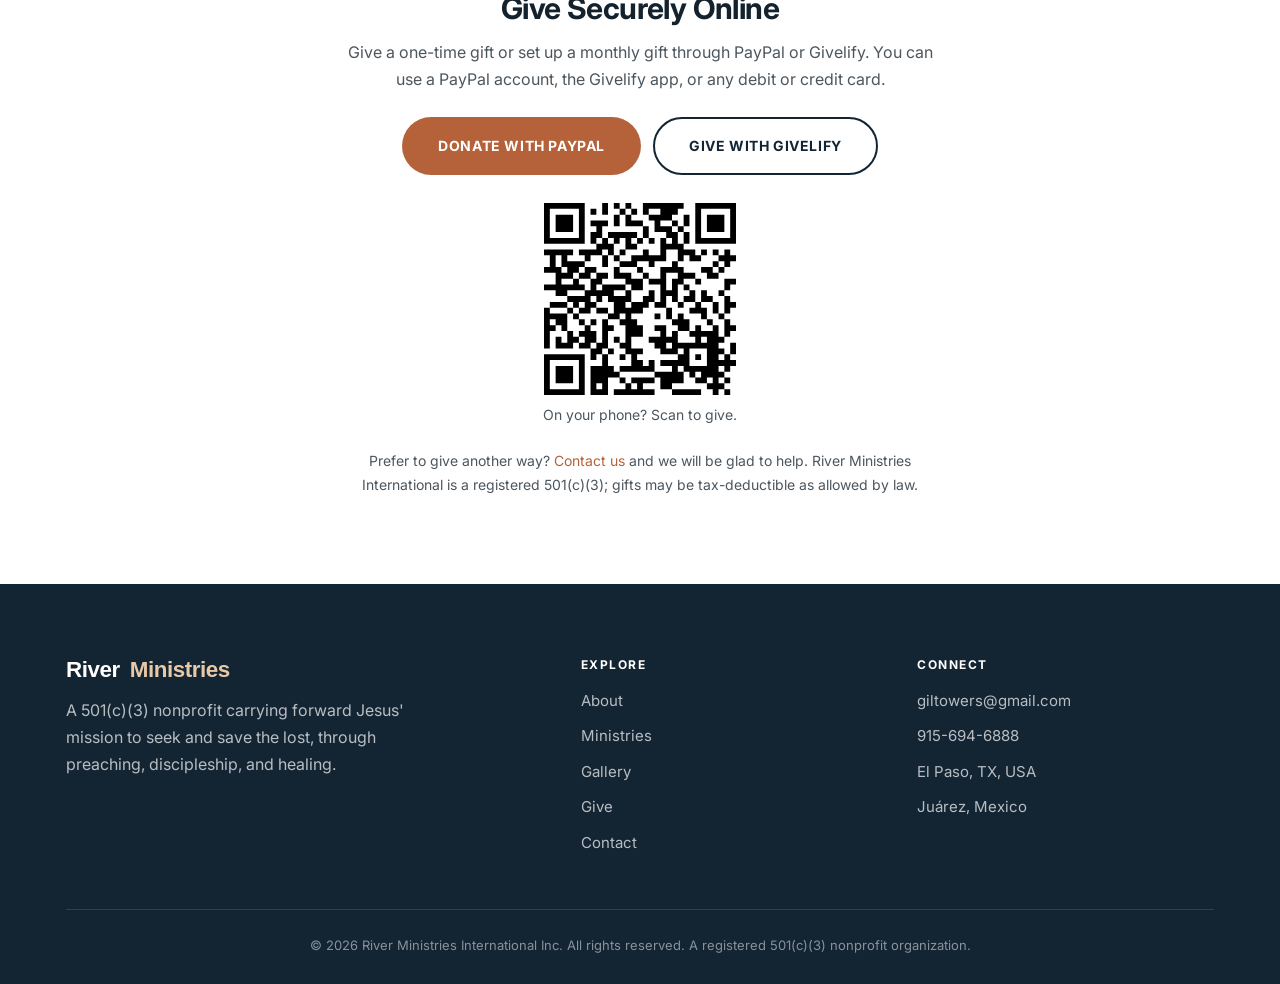
<file: give.html>
<!DOCTYPE html>
<html lang="en">
<head>
  <meta charset="UTF-8">
  <meta name="viewport" content="width=device-width, initial-scale=1.0">
  <title>Give | River Ministries International</title>
  <meta name="description" content="Support River Ministries International prayerfully and financially. Your gift sends the Gospel to the unreached and disciples the next generation.">
  <link rel="preconnect" href="https://fonts.googleapis.com">
  <link href="https://fonts.googleapis.com/css2?family=Poppins:wght@500;600;700;800&family=Inter:wght@400;500;600;700&display=swap" rel="stylesheet">
  <link rel="stylesheet" href="css/style.css">
</head>
<body>
  <nav class="navbar">
    <div class="nav-inner">
      <a href="index.html" class="nav-logo">River<span> Ministries</span></a>
      <div class="nav-links">
        <a href="index.html">Home</a>
        <a href="about.html">About</a>
        <a href="ministries.html">Ministries</a>
        <a href="gallery.html">Gallery</a>
        <a href="contact.html">Contact</a>
        <a href="give.html" class="nav-cta active">Give</a>
      </div>
      <button class="hamburger" aria-label="Menu"><span></span><span></span><span></span></button>
    </div>
  </nav>

  <header class="page-head has-photo" style="background-image:linear-gradient(rgba(19,36,51,.55),rgba(19,36,51,.78)),url('assets/img/river-kids.jpg')">
    <div class="wrap">
      <div class="eyebrow" style="color:var(--gold)">Partner With Us</div>
      <h1>Invest in the Harvest</h1>
      <p>River Ministries International is an independent 501(c)(3) nonprofit. We rely on partners like you to carry the Gospel to the nations.</p>
    </div>
  </header>

  <!-- WHY GIVE -->
  <section class="section">
    <div class="wrap">
      <div class="section-head">
        <div class="eyebrow">Why Your Gift Matters</div>
        <h2>Every Gift Reaches a Soul</h2>
        <p>When you give, you invest in the future of children in difficult circumstances, in the unreached who have never heard the Gospel, and in a new generation of ministers being trained for the harvest.</p>
      </div>
      <div class="grid grid-3">
        <div class="card">
          <div class="ic">🌍</div>
          <h3>Souls Reached</h3>
          <p>Your support preaches the Gospel to the unreached. Souls are credited to your heavenly account.</p>
        </div>
        <div class="card">
          <div class="ic">🤝</div>
          <h3>A Secure Investment</h3>
          <p>You can be confident your gift is used to preach the Gospel and disciple new believers.</p>
        </div>
        <div class="card">
          <div class="ic">🌱</div>
          <h3>The Next Generation</h3>
          <p>You invest in children and students who will be discipled and taught the Word of God.</p>
        </div>
      </div>
    </div>
  </section>

  <!-- GIVE TIERS -->
  <section class="section section-soft">
    <div class="wrap">
      <div class="section-head">
        <h2>Choose Your Partnership</h2>
        <p>Give a one-time gift or become a monthly partner in the harvest.</p>
      </div>
      <div class="give-grid">
        <div class="give-card">
          <div class="eyebrow">Supporter</div>
          <div class="amt">$25</div>
          <p>Helps provide materials and outreach in the field.</p>
          <a href="https://www.paypal.com/donate/?hosted_button_id=TT374KCKNH23G" class="btn btn-ghost" style="margin-top:16px" target="_blank" rel="noopener">Give $25</a>
        </div>
        <div class="give-card feat">
          <div class="eyebrow">Partner</div>
          <div class="amt">$100</div>
          <p>Fuels evangelism trips and discipleship of new believers.</p>
          <a href="https://www.paypal.com/donate/?hosted_button_id=TT374KCKNH23G" class="btn btn-gold" style="margin-top:16px" target="_blank" rel="noopener">Give $100</a>
        </div>
        <div class="give-card">
          <div class="eyebrow">Builder</div>
          <div class="amt">$500</div>
          <p>Invests in the ministry headquarters and Bible university.</p>
          <a href="https://www.paypal.com/donate/?hosted_button_id=TT374KCKNH23G" class="btn btn-ghost" style="margin-top:16px" target="_blank" rel="noopener">Give $500</a>
        </div>
      </div>
    </div>
  </section>

  <!-- DONATE -->
  <section class="section" id="donate">
    <div class="wrap" style="max-width:640px;text-align:center">
      <div class="eyebrow">Make a Gift</div>
      <h2 style="font-size:30px;margin:10px 0 14px">Give Securely Online</h2>
      <p style="margin-bottom:24px">Give a one-time gift or set up a monthly gift through PayPal or Givelify. You can use a PayPal account, the Givelify app, or any debit or credit card.</p>
      <div style="display:flex;flex-wrap:wrap;gap:12px;justify-content:center">
        <a href="https://www.paypal.com/donate/?hosted_button_id=TT374KCKNH23G" class="btn btn-gold" target="_blank" rel="noopener">Donate with PayPal</a>
        <a href="https://giv.li/zkw3g1" class="btn btn-ghost" target="_blank" rel="noopener">Give with Givelify</a>
      </div>
      <div style="margin:28px auto 0;max-width:200px">
        <img src="assets/img/paypal-qr.png" width="192" height="192" alt="QR code to give to River Ministries International through PayPal" style="margin:0 auto">
        <p style="font-size:14px;margin-top:8px">On your phone? Scan to give.</p>
      </div>
      <p style="margin-top:22px;font-size:14px">Prefer to give another way? <a href="contact.html">Contact us</a> and we will be glad to help. River Ministries International is a registered 501(c)(3); gifts may be tax-deductible as allowed by law.</p>
    </div>
  </section>

  <footer class="footer">
    <div class="wrap">
      <div class="footer-cols">
        <div>
          <h3>River<span> Ministries</span></h3>
          <p>A 501(c)(3) nonprofit carrying forward Jesus' mission to seek and save the lost, through preaching, discipleship, and healing.</p>
        </div>
        <div>
          <h4>Explore</h4>
          <a href="about.html">About</a>
          <a href="ministries.html">Ministries</a>
          <a href="gallery.html">Gallery</a>
          <a href="give.html">Give</a>
          <a href="contact.html">Contact</a>
        </div>
        <div>
          <h4>Connect</h4>
          <a href="mailto:giltowers@gmail.com">giltowers@gmail.com</a>
          <a href="tel:9156946888">915-694-6888</a>
          <a href="contact.html">El Paso, TX, USA</a>
          <a href="contact.html">Juárez, Mexico</a>
        </div>
      </div>
      <div class="footer-bottom">&copy; 2026 River Ministries International Inc. All rights reserved. A registered 501(c)(3) nonprofit organization.</div>
    </div>
  </footer>
  <script src="js/main.js"></script>
</body>
</html>
</file>
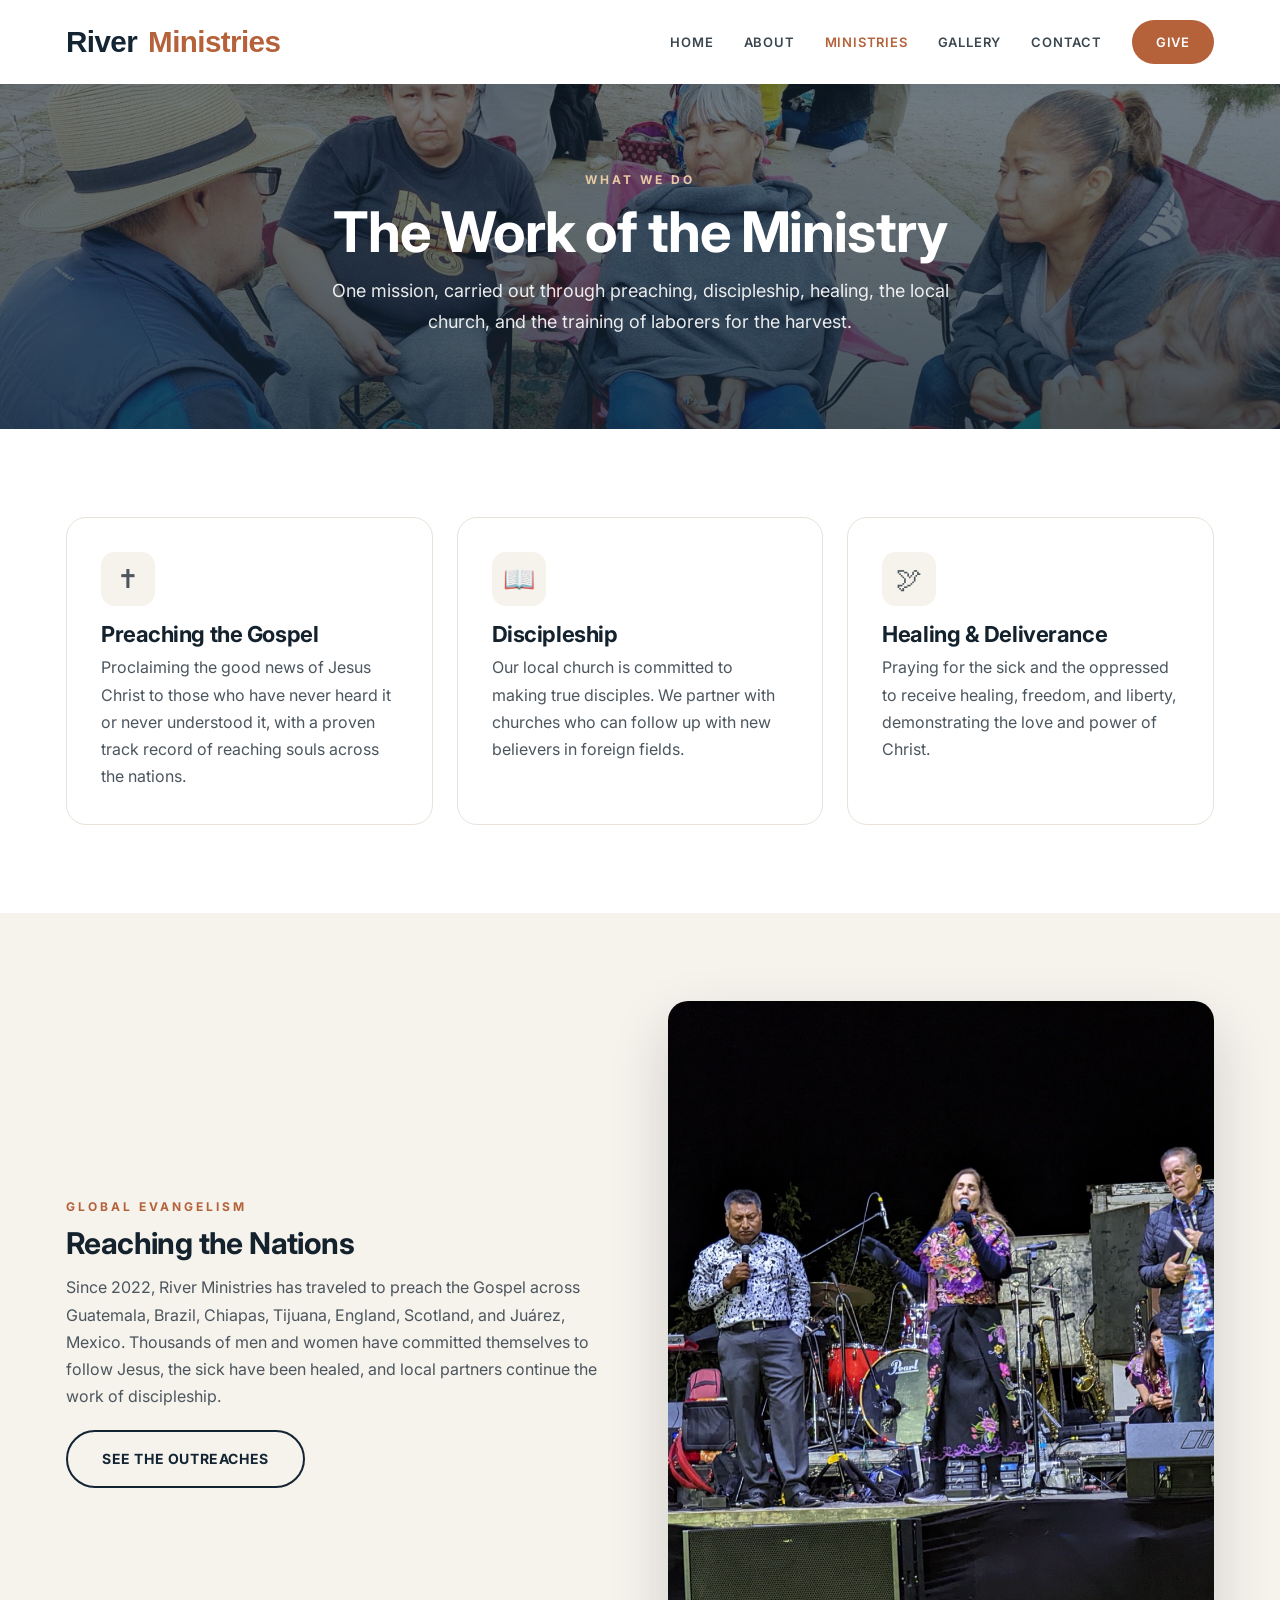
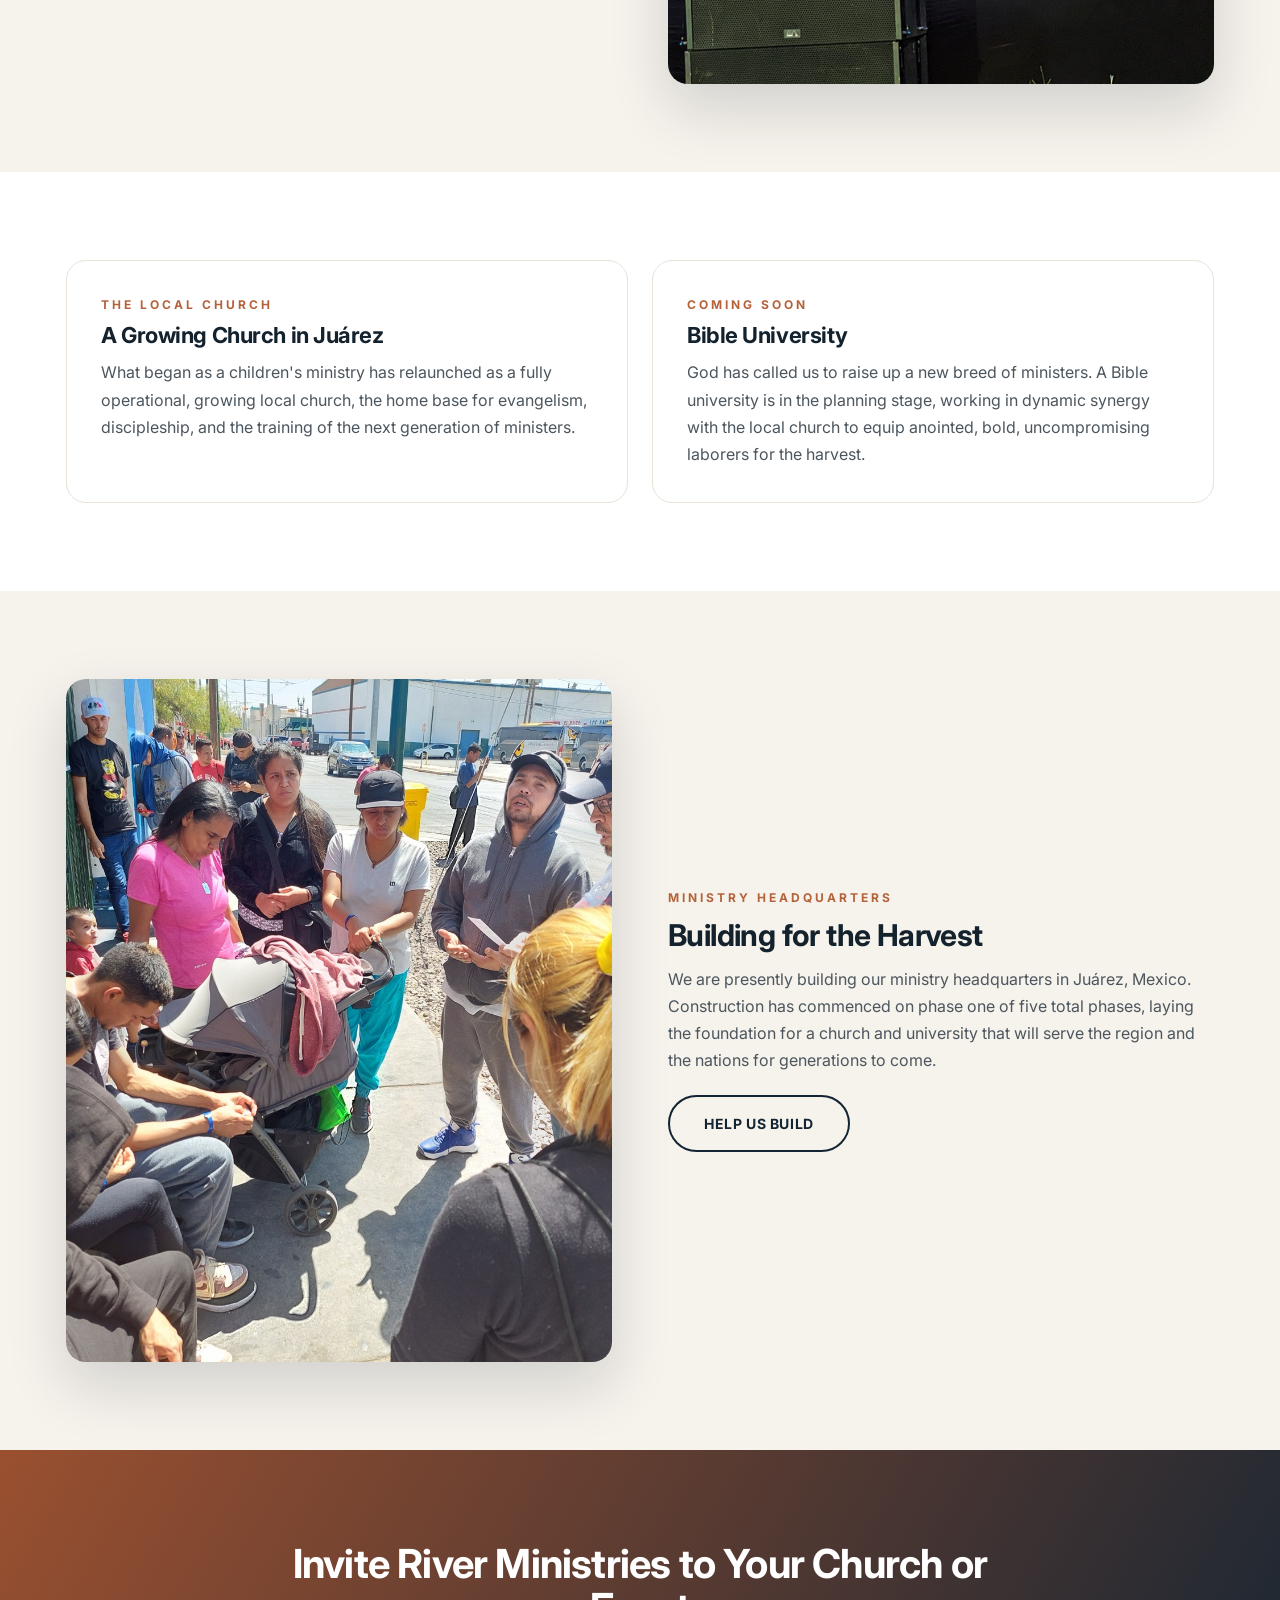
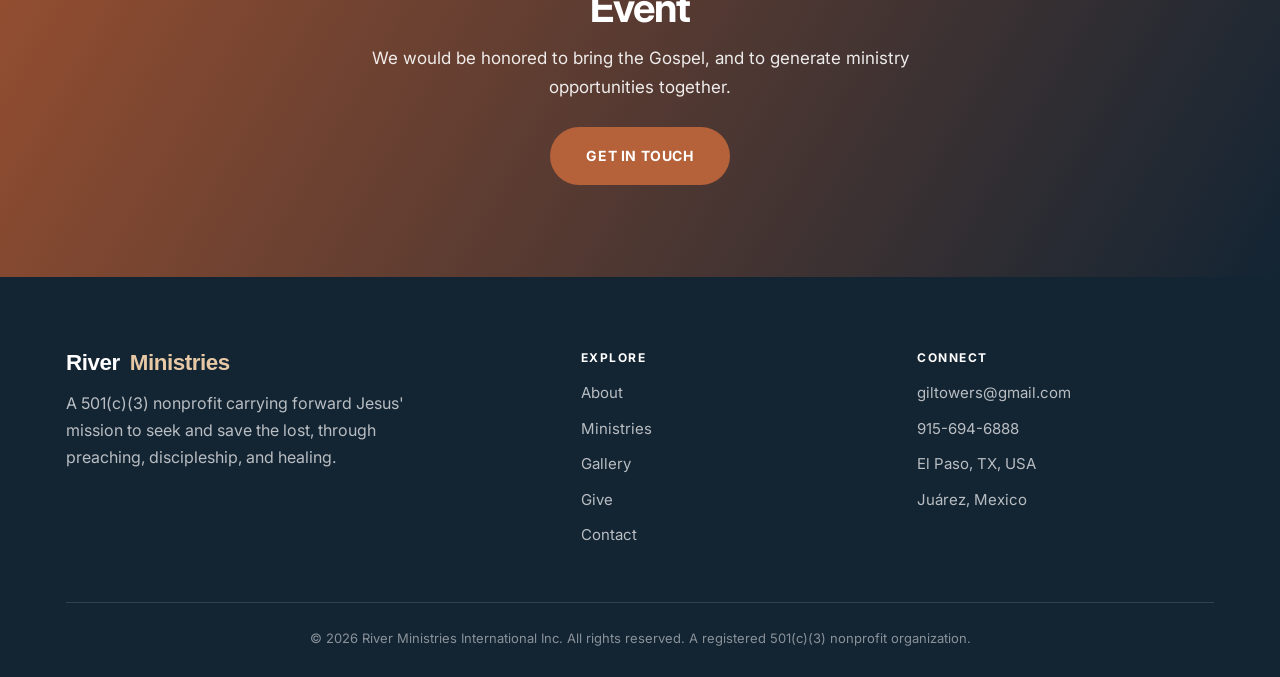
<file: ministries.html>
<!DOCTYPE html>
<html lang="en">
<head>
  <meta charset="UTF-8">
  <meta name="viewport" content="width=device-width, initial-scale=1.0">
  <title>Ministries | River Ministries International</title>
  <meta name="description" content="Preaching the Gospel, discipleship, global evangelism, the local church in Juárez, and a coming Bible university. The work of River Ministries International.">
  <link rel="preconnect" href="https://fonts.googleapis.com">
  <link href="https://fonts.googleapis.com/css2?family=Poppins:wght@500;600;700;800&family=Inter:wght@400;500;600;700&display=swap" rel="stylesheet">
  <link rel="stylesheet" href="css/style.css">
</head>
<body>
  <nav class="navbar">
    <div class="nav-inner">
      <a href="index.html" class="nav-logo">River<span> Ministries</span></a>
      <div class="nav-links">
        <a href="index.html">Home</a>
        <a href="about.html">About</a>
        <a href="ministries.html" class="active">Ministries</a>
        <a href="gallery.html">Gallery</a>
        <a href="contact.html">Contact</a>
        <a href="give.html" class="nav-cta">Give</a>
      </div>
      <button class="hamburger" aria-label="Menu"><span></span><span></span><span></span></button>
    </div>
  </nav>

  <header class="page-head has-photo" style="background-image:linear-gradient(rgba(19,36,51,.55),rgba(19,36,51,.78)),url('assets/img/soul-winning-juarez.jpg');background-position:center 10%">
    <div class="wrap">
      <div class="eyebrow" style="color:var(--gold)">What We Do</div>
      <h1>The Work of the Ministry</h1>
      <p>One mission, carried out through preaching, discipleship, healing, the local church, and the training of laborers for the harvest.</p>
    </div>
  </header>

  <!-- CORE PILLARS -->
  <section class="section">
    <div class="wrap">
      <div class="grid grid-3">
        <div class="card">
          <div class="ic">✝</div>
          <h3>Preaching the Gospel</h3>
          <p>Proclaiming the good news of Jesus Christ to those who have never heard it or never understood it, with a proven track record of reaching souls across the nations.</p>
        </div>
        <div class="card">
          <div class="ic">📖</div>
          <h3>Discipleship</h3>
          <p>Our local church is committed to making true disciples. We partner with churches who can follow up with new believers in foreign fields.</p>
        </div>
        <div class="card">
          <div class="ic">🕊</div>
          <h3>Healing &amp; Deliverance</h3>
          <p>Praying for the sick and the oppressed to receive healing, freedom, and liberty, demonstrating the love and power of Christ.</p>
        </div>
      </div>
    </div>
  </section>

  <!-- GLOBAL EVANGELISM -->
  <section class="section section-soft">
    <div class="wrap split">
      <div>
        <div class="eyebrow">Global Evangelism</div>
        <h2 style="font-size:30px;margin:10px 0 14px">Reaching the Nations</h2>
        <p>Since 2022, River Ministries has traveled to preach the Gospel across Guatemala, Brazil, Chiapas, Tijuana, England, Scotland, and Juárez, Mexico. Thousands of men and women have committed themselves to follow Jesus, the sick have been healed, and local partners continue the work of discipleship.</p>
        <a href="gallery.html" class="btn btn-ghost" style="margin-top:20px">See the Outreaches</a>
      </div>
      <img src="assets/img/chiapas-crusade.jpg" alt="An outdoor crusade drawing a crowd in Chiapas, Mexico">
    </div>
  </section>

  <!-- CHURCH + UNIVERSITY -->
  <section class="section">
    <div class="wrap grid grid-2">
      <div class="card">
        <div class="eyebrow">The Local Church</div>
        <h3 style="margin:8px 0 12px">A Growing Church in Juárez</h3>
        <p>What began as a children's ministry has relaunched as a fully operational, growing local church, the home base for evangelism, discipleship, and the training of the next generation of ministers.</p>
      </div>
      <div class="card">
        <div class="eyebrow">Coming Soon</div>
        <h3 style="margin:8px 0 12px">Bible University</h3>
        <p>God has called us to raise up a new breed of ministers. A Bible university is in the planning stage, working in dynamic synergy with the local church to equip anointed, bold, uncompromising laborers for the harvest.</p>
      </div>
    </div>
  </section>

  <!-- HEADQUARTERS -->
  <section class="section section-soft">
    <div class="wrap split">
      <img src="assets/img/street-evangelism-3.jpg" alt="Ministry to families in the Juárez and El Paso border region">
      <div>
        <div class="eyebrow">Ministry Headquarters</div>
        <h2 style="font-size:30px;margin:10px 0 14px">Building for the Harvest</h2>
        <p>We are presently building our ministry headquarters in Juárez, Mexico. Construction has commenced on phase one of five total phases, laying the foundation for a church and university that will serve the region and the nations for generations to come.</p>
        <a href="give.html" class="btn btn-ghost" style="margin-top:20px">Help Us Build</a>
      </div>
    </div>
  </section>

  <section class="cta-band">
    <div class="wrap">
      <h2>Invite River Ministries to Your Church or Event</h2>
      <p>We would be honored to bring the Gospel, and to generate ministry opportunities together.</p>
      <a href="contact.html" class="btn btn-gold">Get in Touch</a>
    </div>
  </section>

  <footer class="footer">
    <div class="wrap">
      <div class="footer-cols">
        <div>
          <h3>River<span> Ministries</span></h3>
          <p>A 501(c)(3) nonprofit carrying forward Jesus' mission to seek and save the lost, through preaching, discipleship, and healing.</p>
        </div>
        <div>
          <h4>Explore</h4>
          <a href="about.html">About</a>
          <a href="ministries.html">Ministries</a>
          <a href="gallery.html">Gallery</a>
          <a href="give.html">Give</a>
          <a href="contact.html">Contact</a>
        </div>
        <div>
          <h4>Connect</h4>
          <a href="mailto:giltowers@gmail.com">giltowers@gmail.com</a>
          <a href="tel:9156946888">915-694-6888</a>
          <a href="contact.html">El Paso, TX, USA</a>
          <a href="contact.html">Juárez, Mexico</a>
        </div>
      </div>
      <div class="footer-bottom">&copy; 2026 River Ministries International Inc. All rights reserved. A registered 501(c)(3) nonprofit organization.</div>
    </div>
  </footer>
  <script src="js/main.js"></script>
</body>
</html>
</file>
<file: css/style.css>
/* ===================================================================
   River Ministries International
   Architecture modeled on lifepointecc.com (Gil's reference):
   full-bleed photo hero + gathering times, alternating big-image
   sections, full-bleed statement band, journey-organized footer.
   Photo-forward by design. Colors via :root vars for easy tuning.
   =================================================================== */
:root{
  --navy:#132433;
  --navy-2:#1c3547;
  --clay:#b5623a;      /* warm accent */
  --clay-dk:#9a5030;
  --sand:#e7c9a6;      /* soft warm highlight */
  --ink:#14222e;
  --body:#4c565e;
  --bg:#ffffff;
  --bg-soft:#f6f2ec;
  --line:#e9e2d8;
  --wrap:1200px;
  --shadow:0 24px 60px rgba(19,36,51,0.16);
}
*{margin:0;padding:0;box-sizing:border-box}
html{scroll-behavior:smooth}
body{font-family:'Inter',-apple-system,Segoe UI,Roboto,sans-serif;color:var(--body);background:var(--bg);line-height:1.7;-webkit-font-smoothing:antialiased}
h1,h2,h3,h4{font-family:'Sora','Inter',sans-serif;color:var(--ink);line-height:1.1;font-weight:700;letter-spacing:-.02em}
a{color:var(--clay);text-decoration:none;transition:.2s}
img{max-width:100%;display:block}
.wrap{max-width:var(--wrap);margin:0 auto;padding:0 26px}
.kicker{font-family:'Inter',sans-serif;font-size:12px;font-weight:700;letter-spacing:3px;text-transform:uppercase;color:var(--clay)}

/* buttons */
.btn{display:inline-flex;align-items:center;gap:8px;padding:15px 34px;border-radius:999px;font-family:'Inter',sans-serif;
  font-weight:700;font-size:14px;letter-spacing:.6px;text-transform:uppercase;cursor:pointer;border:2px solid transparent;transition:.2s}
.btn-clay{background:var(--clay);color:#fff}
.btn-clay:hover{background:var(--clay-dk);color:#fff}
.btn-navy{background:var(--navy);color:#fff}
.btn-navy:hover{background:var(--navy-2);color:#fff}
.btn-ghost-light{background:transparent;border-color:rgba(255,255,255,.7);color:#fff}
.btn-ghost-light:hover{background:#fff;color:var(--navy)}
.btn-ghost{background:transparent;border-color:var(--navy);color:var(--navy)}
.btn-ghost:hover{background:var(--navy);color:#fff}

/* ---- navbar: transparent over hero, solid white on scroll ---- */
.navbar{position:fixed;top:0;left:0;right:0;z-index:60;transition:.3s}
.nav-inner{max-width:var(--wrap);margin:0 auto;padding:0 26px;height:84px;display:flex;align-items:center;justify-content:space-between;gap:2.5rem}
.nav-logo{font-family:'Sora',sans-serif;font-weight:800;font-size:1.85rem;letter-spacing:-.02em;color:#fff;white-space:nowrap}
.nav-logo span{color:var(--sand)}
.nav-links{display:flex;align-items:center;gap:30px}
.nav-links a{font-size:13px;font-weight:600;letter-spacing:.8px;text-transform:uppercase;color:rgba(255,255,255,.9)}
.nav-links a:hover,.nav-links a.active{color:var(--sand)}
.nav-links a.nav-cta{background:var(--clay);color:#fff;padding:11px 24px;border-radius:999px}
.nav-links a.nav-cta:hover{background:var(--clay-dk)}
.hamburger{display:none;flex-direction:column;gap:5px;background:none;border:0;cursor:pointer}
.hamburger span{width:26px;height:2px;background:#fff;transition:.3s}
/* scrolled state */
.navbar.scrolled{background:#fff;box-shadow:0 6px 24px rgba(19,36,51,.09)}
.navbar.scrolled .nav-logo{color:var(--navy)}
.navbar.scrolled .nav-logo span{color:var(--clay)}
.navbar.scrolled .nav-links a{color:#3a4650}
.navbar.scrolled .nav-links a:hover,.navbar.scrolled .nav-links a.active{color:var(--clay)}
.navbar.scrolled .nav-links a.nav-cta{color:#fff}
.navbar.scrolled .hamburger span{background:var(--navy)}

/* ---- full-bleed hero ---- */
.hero-full{position:relative;min-height:94vh;display:flex;align-items:center;text-align:center;color:#fff;
  background:linear-gradient(180deg,rgba(19,36,51,.45),rgba(19,36,51,.78)),linear-gradient(150deg,var(--navy),#20475a);
  background-size:cover;background-position:center}
/* Drop hero photo/still: add class="hero-full has-photo" + assets/img/hero.jpg */
.hero-full.has-photo{background-image:linear-gradient(180deg,rgba(19,36,51,.40),rgba(19,36,51,.80)),url('../assets/img/hero.jpg')}
.hero-full .wrap{width:100%;padding-top:110px;padding-bottom:70px}
.hero-full .kicker{color:var(--sand)}
.hero-full h1{color:#fff;font-size:clamp(44px,8vw,86px);font-weight:800;margin:18px 0 20px}
.hero-full .lead{max-width:660px;margin:0 auto 26px;font-size:20px;color:rgba(255,255,255,.92)}
.times{display:inline-flex;flex-wrap:wrap;gap:0;border:1px solid rgba(255,255,255,.35);border-radius:999px;overflow:hidden;margin-bottom:30px}
.times div{padding:12px 26px;font-family:'Sora',sans-serif;font-weight:600;font-size:14px;letter-spacing:1px;text-transform:uppercase;color:#fff;border-right:1px solid rgba(255,255,255,.25)}
.times div:last-child{border-right:0}
.scroll-hint{position:absolute;bottom:26px;left:50%;transform:translateX(-50%);color:rgba(255,255,255,.7);font-size:12px;letter-spacing:2px;text-transform:uppercase}

/* ---- alternating big-image feature rows ---- */
.feature{display:grid;grid-template-columns:1fr 1fr;align-items:stretch;min-height:520px}
.feature .media{background:center/cover no-repeat;min-height:420px;position:relative;display:flex;align-items:center;justify-content:center;color:#8a6a4a;font-size:13px;letter-spacing:1px;text-transform:uppercase;text-align:center;padding:24px}
.feature .media.ph{background:linear-gradient(135deg,#ead9c4,#dcc4a4);box-shadow:inset 0 0 0 1px rgba(154,80,48,.12)}
.feature .body{display:flex;flex-direction:column;justify-content:center;padding:76px 8% 76px 8%}
.feature.reverse .media{order:2}
.feature.reverse .body{order:1}
.feature.soft{background:var(--bg-soft)}
.feature .kicker{margin-bottom:14px}
.feature h2{font-size:clamp(28px,3.6vw,42px);margin-bottom:18px}
.feature p{font-size:17px;margin-bottom:14px}
.feature .btn{margin-top:16px;align-self:flex-start}

/* ---- full-bleed statement band ---- */
.band{position:relative;color:#fff;text-align:center;padding:110px 0;
  background:linear-gradient(rgba(19,36,51,.72),rgba(19,36,51,.82)),linear-gradient(120deg,var(--clay-dk),var(--navy));
  background-size:cover;background-position:center}
.band.has-photo{background-image:linear-gradient(rgba(19,36,51,.55),rgba(19,36,51,.72)),url('../assets/img/band.jpg')}
.band h2{color:#fff;font-size:clamp(28px,4.4vw,48px);max-width:820px;margin:0 auto 40px}
.band-nums{display:flex;justify-content:center;gap:64px;flex-wrap:wrap}
.band-nums div b{display:block;font-family:'Sora',sans-serif;font-weight:800;font-size:52px;color:var(--sand);line-height:1}
.band-nums div span{font-size:13px;letter-spacing:2px;text-transform:uppercase;color:rgba(255,255,255,.85)}

/* ---- connect / newsletter ---- */
.connect{background:var(--bg-soft);text-align:center;padding:92px 0}
.connect h2{font-size:clamp(26px,3.4vw,40px);margin-bottom:14px}
.connect p{max-width:560px;margin:0 auto 26px;font-size:17px}
.connect .socials{display:flex;gap:14px;justify-content:center;flex-wrap:wrap}

/* interior page banner (kept for other pages) */
.page-head{position:relative;color:#fff;text-align:center;padding:170px 0 92px;
  background:linear-gradient(rgba(19,36,51,.55),rgba(19,36,51,.8)),linear-gradient(150deg,var(--navy),#20475a);background-size:cover;background-position:center}
.page-head .kicker{color:var(--sand)}
.page-head h1{color:#fff;font-size:clamp(34px,5.5vw,56px);margin:12px 0 12px}
.page-head p{max-width:640px;margin:0 auto;color:rgba(255,255,255,.9);font-size:18px}

/* generic content section + prose (interior pages) */
.section{padding:88px 0}
.section-soft{background:var(--bg-soft)}
.prose{max-width:820px;margin:0 auto}
.prose h2{font-size:clamp(26px,3.4vw,38px);margin:0 0 18px}
.prose h3{font-size:22px;margin:32px 0 12px}
.prose p{margin-bottom:14px}

/* forms */
.form{max-width:660px;margin:0 auto;background:#fff;border:1px solid var(--line);border-radius:20px;padding:38px;box-shadow:var(--shadow)}
.form .row{display:grid;grid-template-columns:1fr 1fr;gap:16px}
.form label{display:block;font-size:13px;font-weight:600;color:var(--ink);margin:14px 0 6px}
.form input,.form textarea{width:100%;padding:13px 15px;border:1px solid var(--line);border-radius:12px;font-family:inherit;font-size:15px;color:var(--ink)}
.form input:focus,.form textarea:focus{outline:none;border-color:var(--clay)}
.form .btn{width:100%;justify-content:center;margin-top:20px}

/* give tiers (interior) */
.give-grid{display:grid;grid-template-columns:repeat(3,1fr);gap:20px}
.give-card{border:1px solid var(--line);border-radius:20px;padding:30px;text-align:center;background:#fff}
.give-card.feat{border-color:var(--clay);box-shadow:var(--shadow)}
.give-card .amt{font-family:'Sora',sans-serif;font-weight:800;font-size:36px;color:var(--navy);margin:6px 0}

/* gallery (interior) */
.gallery{display:grid;grid-template-columns:repeat(3,1fr);gap:14px}
.gallery .ph,.gallery img{aspect-ratio:4/3;object-fit:cover;border-radius:14px}
.gallery .ph{background:linear-gradient(135deg,#ead9c4,#dcc4a4);
  display:flex;align-items:center;justify-content:center;color:#8a6a4a;font-size:12px;text-align:center;padding:12px}
.gallery img{width:100%;height:100%;background:#e9e2d8;box-shadow:0 8px 24px rgba(19,36,51,.08)}

/* ---- footer hub ---- */
.footer{background:var(--navy);color:rgba(255,255,255,.7);padding:74px 0 28px}
.footer-top{display:grid;grid-template-columns:1.6fr 1fr 1fr 1fr;gap:40px;margin-bottom:44px}
.footer h3{color:#fff;font-family:'Sora',sans-serif;font-weight:800;font-size:1.4rem;margin-bottom:14px}
.footer h3 span{color:var(--sand)}
.footer .tag{max-width:320px;margin-bottom:18px}
.footer h4{color:#fff;font-size:12px;text-transform:uppercase;letter-spacing:1.5px;margin-bottom:16px}
.footer a{display:block;color:rgba(255,255,255,.7);margin-bottom:10px;font-size:15px}
.footer a:hover{color:var(--sand)}
.footer .ftimes{font-family:'Sora',sans-serif;color:#fff;font-weight:600;letter-spacing:1px}
.footer-bottom{border-top:1px solid rgba(255,255,255,.13);padding-top:24px;text-align:center;font-size:13px;color:rgba(255,255,255,.5)}

/* ===================================================================
   Interior pages (about / ministries): reconcile the earlier skeleton
   markup (.eyebrow/.split/.card/.grid/.cta-band/.btn-gold/.ic) with the
   re-skinned system. Additive only. --gold aliases the sand highlight.
   =================================================================== */
:root{--gold:#e7c9a6}
.eyebrow{font-family:'Inter',sans-serif;font-size:12px;font-weight:700;letter-spacing:3px;text-transform:uppercase;color:var(--clay)}

/* two-up image + text row */
.split{display:grid;grid-template-columns:1fr 1fr;gap:56px;align-items:center}
.split img,.split .ph{width:100%;aspect-ratio:4/5;object-fit:cover;border-radius:20px;box-shadow:var(--shadow)}
.split .ph{background:linear-gradient(135deg,#ead9c4,#dcc4a4);display:flex;align-items:center;justify-content:center;color:#8a6a4a;font-size:13px;text-align:center;padding:20px}

/* card grids */
.grid{display:grid;gap:24px}
.grid-2{grid-template-columns:repeat(2,1fr)}
.grid-3{grid-template-columns:repeat(3,1fr)}
.card{background:#fff;border:1px solid var(--line);border-radius:20px;padding:34px}
.section-soft .card{background:#fff}
.card h3{font-size:22px;margin-bottom:8px}
.card .ic{width:54px;height:54px;border-radius:14px;background:var(--bg-soft);display:flex;align-items:center;justify-content:center;font-size:26px;margin-bottom:16px}

/* gold button -> warm clay in the re-skin */
.btn-gold{background:var(--clay);color:#fff}
.btn-gold:hover{background:var(--clay-dk);color:#fff}

/* full-bleed call-to-action band */
.cta-band{position:relative;color:#fff;text-align:center;padding:92px 0;
  background:linear-gradient(120deg,var(--clay-dk),var(--navy))}
.cta-band h2{color:#fff;font-size:clamp(26px,3.6vw,40px);max-width:720px;margin:0 auto 14px}
.cta-band p{max-width:560px;margin:0 auto 26px;font-size:17px;color:rgba(255,255,255,.9)}

/* footer variant used on interior pages */
.footer-cols{display:grid;grid-template-columns:1.6fr 1fr 1fr;gap:40px;margin-bottom:44px}
.footer-cols p{max-width:340px}

@media(max-width:900px){
  .split{grid-template-columns:1fr;gap:32px}
  .grid-3{grid-template-columns:1fr 1fr}
  .footer-cols{grid-template-columns:1fr 1fr}
}
@media(max-width:640px){
  .grid-2,.grid-3,.footer-cols{grid-template-columns:1fr}
}

/* ---- responsive ---- */
@media(max-width:900px){
  .feature{grid-template-columns:1fr}
  .feature .media{min-height:300px;order:-1 !important}
  .feature .body{padding:52px 26px}
  .feature.reverse .media{order:-1}
  .give-grid,.gallery{grid-template-columns:repeat(2,1fr)}
  .footer-top{grid-template-columns:1fr 1fr}
  .band-nums{gap:40px}
}
@media(max-width:640px){
  .hamburger{display:flex}
  .nav-links{position:fixed;top:84px;right:-100%;width:82%;max-width:320px;height:calc(100vh - 84px);
    background:#fff;box-shadow:-8px 0 24px rgba(19,36,51,.12);flex-direction:column;align-items:flex-start;gap:8px;padding:28px;transition:right .3s}
  .nav-links.open{right:0}
  .nav-links a{width:100%;padding:10px 0;font-size:15px;color:#33414d !important}
  .times{flex-direction:column}
  .times div{border-right:0;border-bottom:1px solid rgba(255,255,255,.25);text-align:center}
  .give-grid,.gallery,.form .row,.footer-top{grid-template-columns:1fr}
  .section{padding:58px 0}
  .band-nums{gap:28px}
}

/* ---- brand mark (logo) ---- */
.nav-logo{display:flex;align-items:center;gap:11px}
.logo-mark{height:44px;width:auto;display:block;flex:none}
.logo-dark{display:none}
.navbar.scrolled .logo-light{display:none}
.navbar.scrolled .logo-dark{display:block}
.nav-word{font-size:1.5rem;line-height:1}
.footer h3{display:flex;align-items:center;gap:10px}
.foot-mark{height:36px;width:auto;flex:none}
@media(max-width:760px){
  .logo-mark{height:36px}
  .nav-word{font-size:1.2rem}
}
.hp{position:absolute;left:-9999px;width:1px;height:1px;opacity:0}
.form-status{font-size:14px;text-align:center;margin-top:12px;min-height:1.2em}
.form-status.ok{color:#2e7d4f}
.form-status.err{color:#b3261e}
</file>
